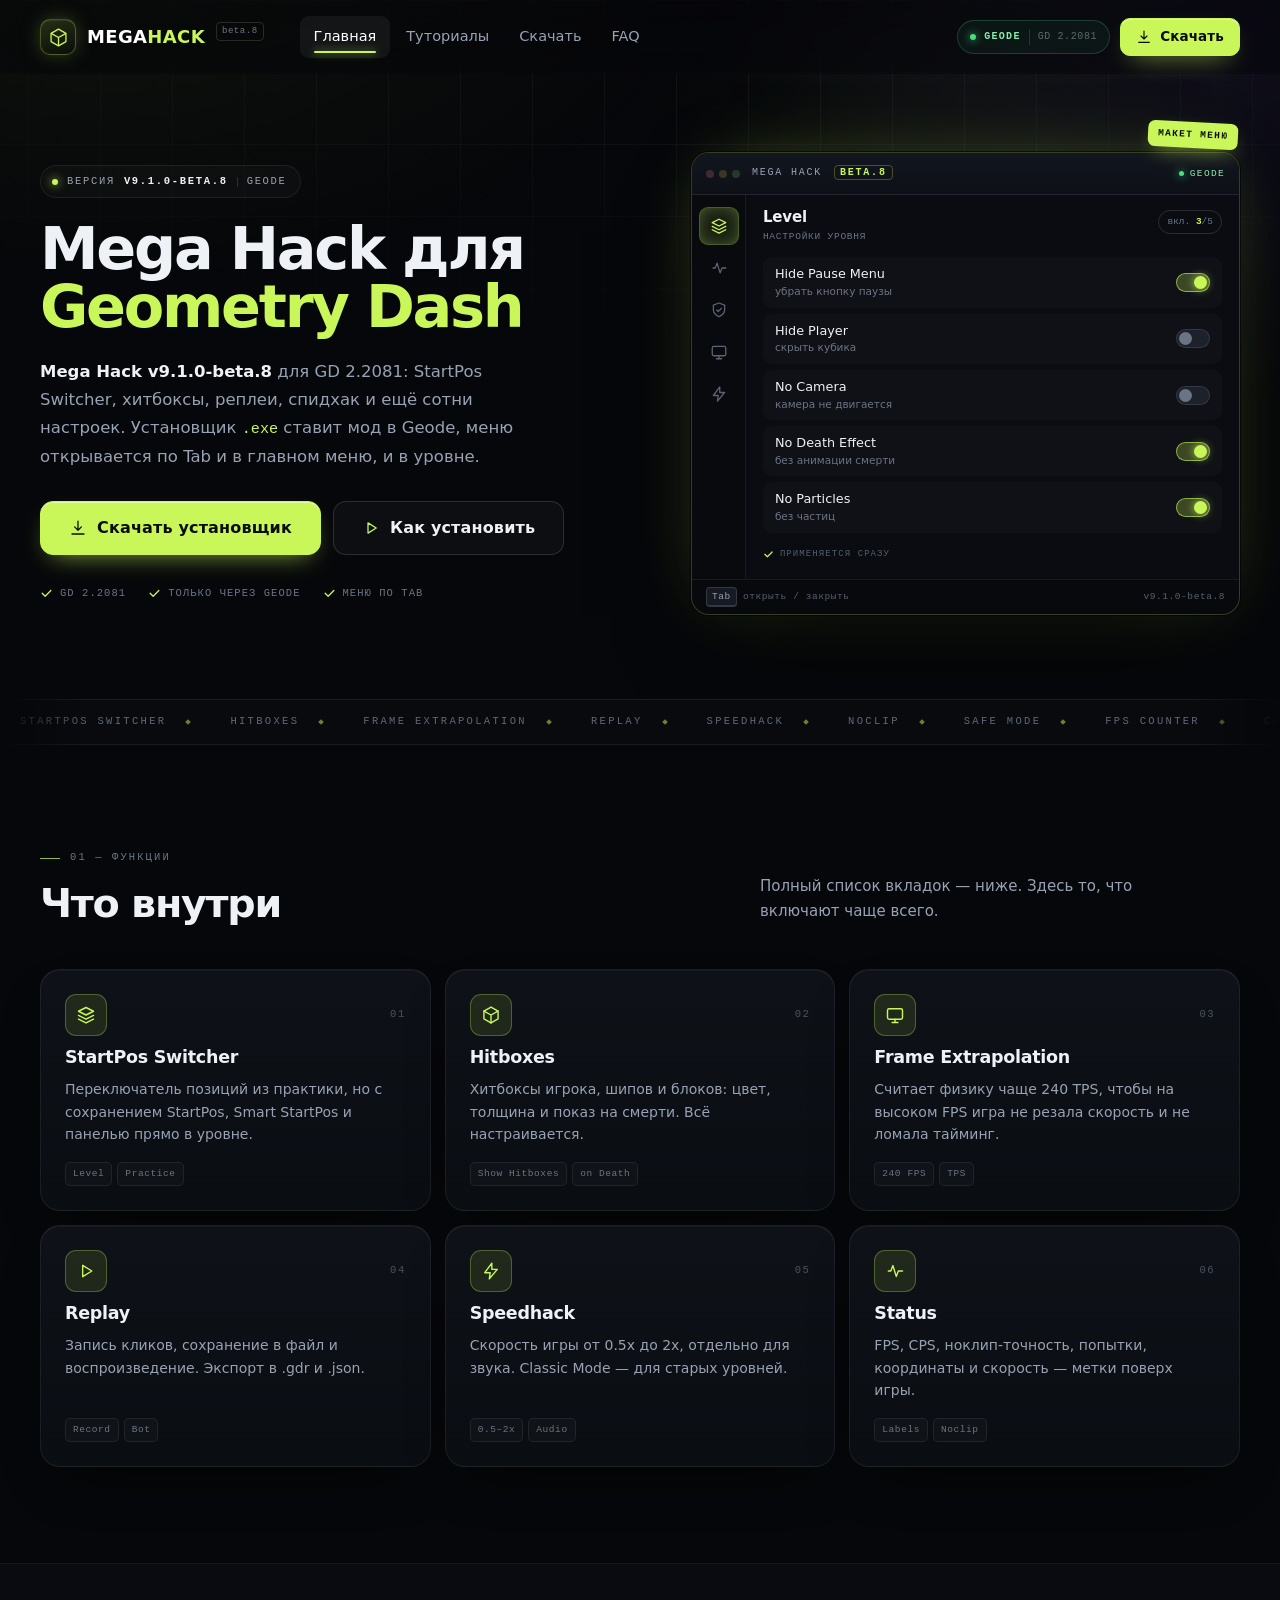
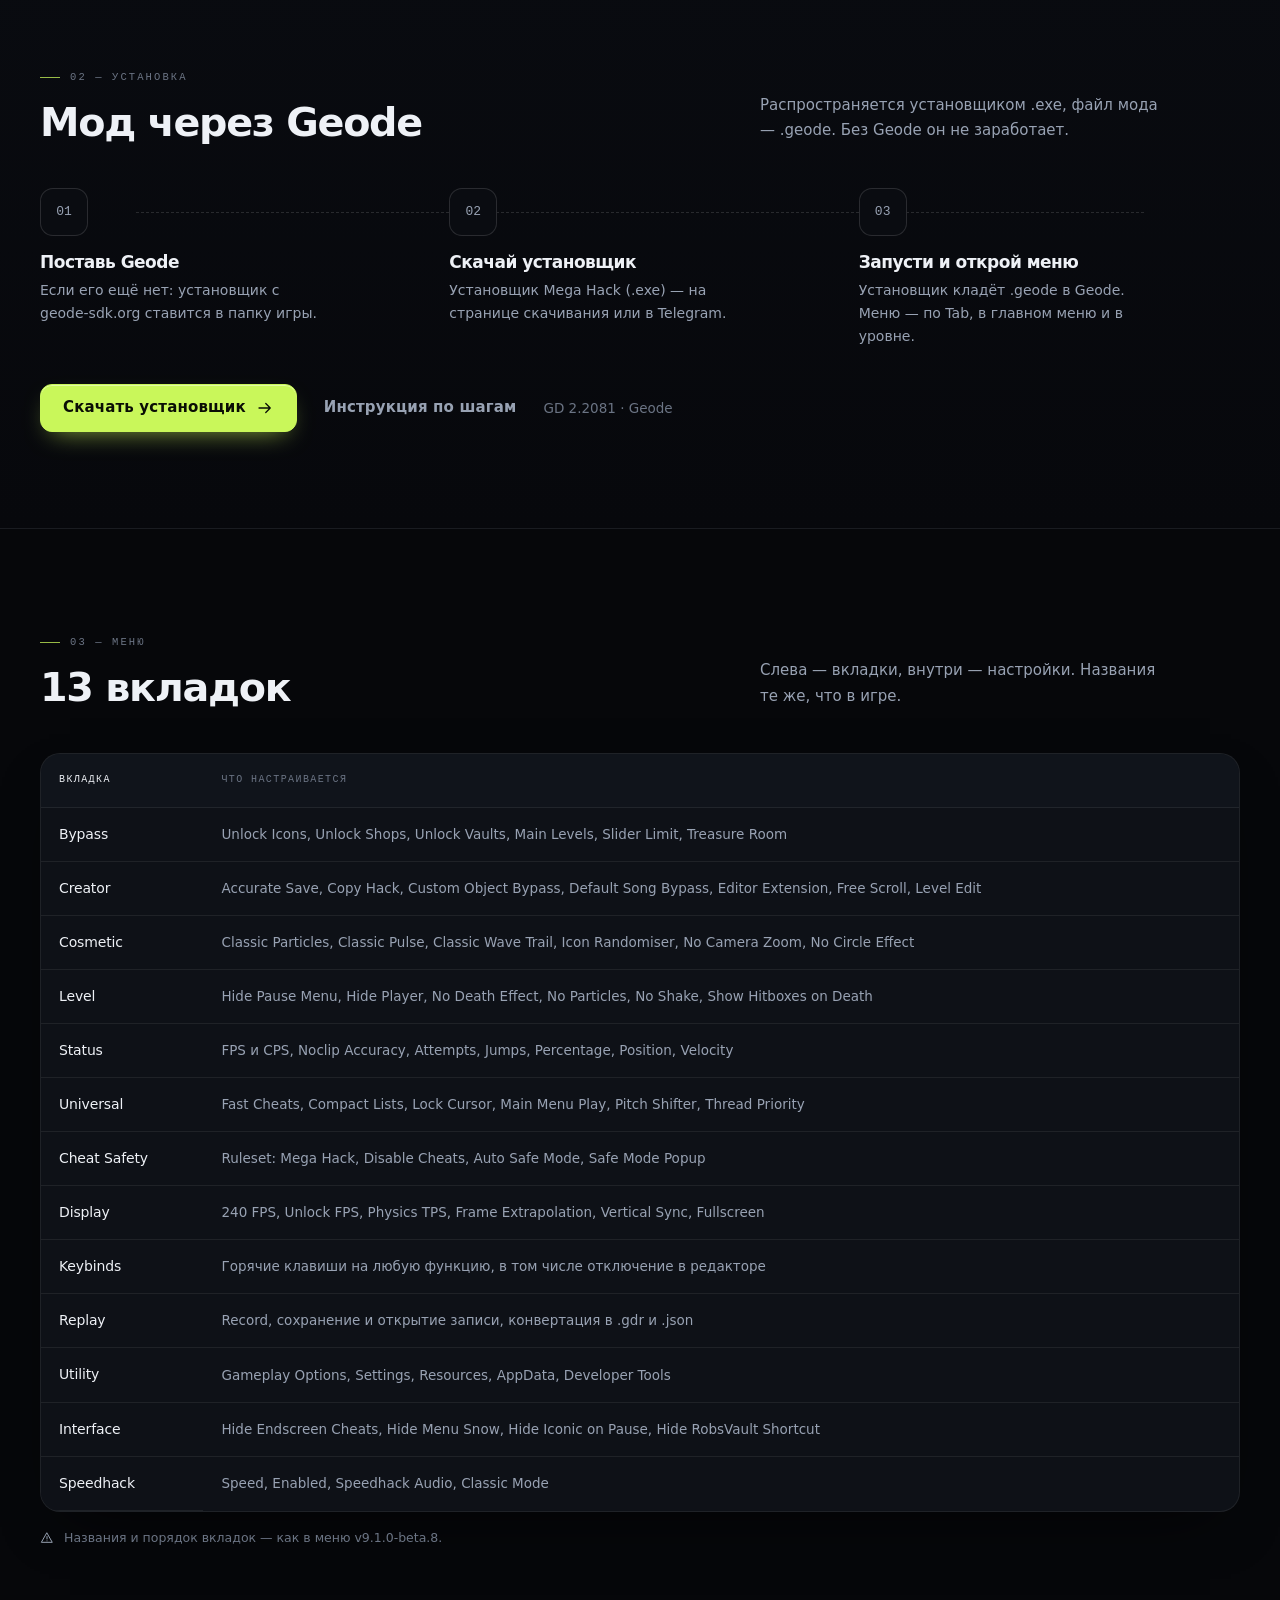
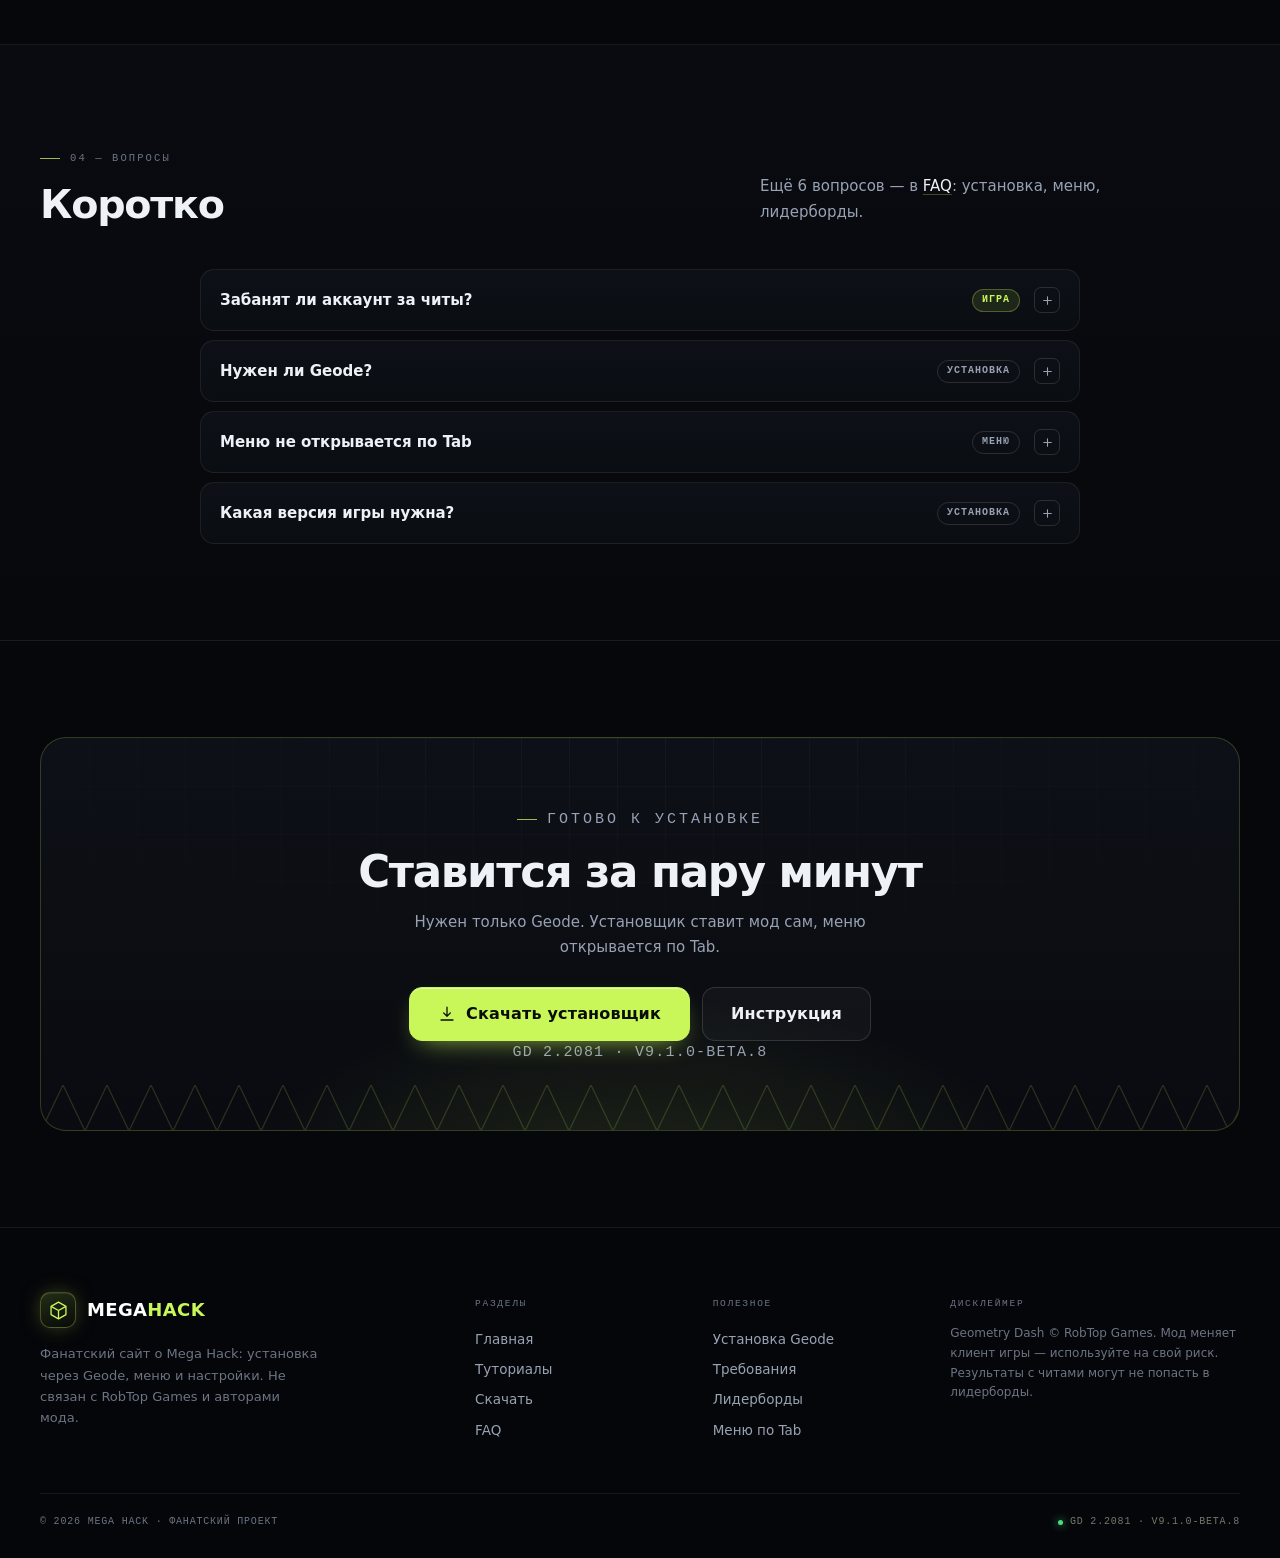
<file: index.html>
<!DOCTYPE html>
<html lang="ru">
<head>
  <meta charset="UTF-8">
  <meta name="viewport" content="width=device-width, initial-scale=1">
  <title>Mega Hack v9.1.0-beta.8 — мод для Geometry Dash 2.2081</title>
  <meta name="description" content="Mega Hack — мод-меню для Geometry Dash 2.2081: StartPos Switcher, хитбоксы, реплеи, спидхак и сотни настроек. Установщик ставит мод в Geode, меню открывается по Tab.">
  <meta name="theme-color" content="#06070a">
  <meta property="og:type" content="website">
  <meta property="og:title" content="Mega Hack v9.1.0-beta.8 для Geometry Dash 2.2081">
  <meta property="og:description" content="Мод-меню на Geode: StartPos Switcher, хитбоксы, реплеи, спидхак. Скачать установщик и поставить за пару минут.">
  <link rel="icon" href="assets/favicon.svg" type="image/svg+xml">
  <link rel="stylesheet" href="css/style.css">
  <script>document.documentElement.classList.add('js');</script>
</head>
<body data-page="index">

<svg class="sprite" xmlns="http://www.w3.org/2000/svg" aria-hidden="true">
  <symbol id="i-arrow" viewBox="0 0 24 24"><path d="M4 12h15M13 6l6 6-6 6"/></symbol>
  <symbol id="i-download" viewBox="0 0 24 24"><path d="M12 3v12M7.5 10.5 12 15l4.5-4.5M4 20h16"/></symbol>
  <symbol id="i-play" viewBox="0 0 24 24"><path d="M8 5.2v13.6L19 12z"/></symbol>
  <symbol id="i-check" viewBox="0 0 24 24"><path d="M20 6.5 9.5 17 4 11.5"/></symbol>
  <symbol id="i-close" viewBox="0 0 24 24"><path d="M6 6l12 12M18 6 6 18"/></symbol>
  <symbol id="i-plus" viewBox="0 0 24 24"><path d="M12 5v14M5 12h14"/></symbol>
  <symbol id="i-search" viewBox="0 0 24 24"><circle cx="11" cy="11" r="6.5"/><path d="m16 16 4.5 4.5"/></symbol>
  <symbol id="i-shield" viewBox="0 0 24 24"><path d="M12 21s7.5-3.6 7.5-9V5.4L12 2.7 4.5 5.4V12c0 5.4 7.5 9 7.5 9z"/><path d="m8.8 11.8 2.2 2.2 4.2-4.2"/></symbol>
  <symbol id="i-user" viewBox="0 0 24 24"><circle cx="12" cy="8" r="3.8"/><path d="M4.6 20.4a7.4 7.4 0 0 1 14.8 0"/></symbol>
  <symbol id="i-gauge" viewBox="0 0 24 24"><path d="M4 12h3l2.5-6.5 4 13 2.5-6.5H21"/></symbol>
  <symbol id="i-cpu" viewBox="0 0 24 24"><rect x="6" y="6" width="12" height="12" rx="2.2"/><rect x="9.6" y="9.6" width="4.8" height="4.8" rx="1"/><path d="M9 3v3M15 3v3M9 18v3M15 18v3M3 9h3M3 15h3M18 9h3M18 15h3"/></symbol>
  <symbol id="i-layers" viewBox="0 0 24 24"><path d="M12 3 3 7.5l9 4.5 9-4.5z"/><path d="m3 12.5 9 4.5 9-4.5M3 17l9 4.5 9-4.5"/></symbol>
  <symbol id="i-keyboard" viewBox="0 0 24 24"><rect x="2.5" y="6" width="19" height="12" rx="2.5"/><path d="M6 10h.01M9.5 10h.01M13 10h.01M16.5 10h.01M7 14h10"/></symbol>
  <symbol id="i-sliders" viewBox="0 0 24 24"><path d="M6 4v5M6 15v5M12 4v9M12 19v1M18 4v1M18 11v9"/><circle cx="6" cy="12" r="2.2"/><circle cx="12" cy="16" r="2.2"/><circle cx="18" cy="8" r="2.2"/></symbol>
  <symbol id="i-copy" viewBox="0 0 24 24"><rect x="9" y="9" width="11" height="11" rx="2.2"/><path d="M5.5 15H4.5A1.5 1.5 0 0 1 3 13.5v-9A1.5 1.5 0 0 1 4.5 3h9A1.5 1.5 0 0 1 15 4.5V5"/></symbol>
  <symbol id="i-warn" viewBox="0 0 24 24"><path d="M12 3.6 21 19.4H3z"/><path d="M12 9.5v4.2M12 16.8h.01"/></symbol>
  <symbol id="i-monitor" viewBox="0 0 24 24"><rect x="3" y="4.5" width="18" height="12.5" rx="2"/><path d="M8.5 21h7M12 17v4"/></symbol>
  <symbol id="i-clock" viewBox="0 0 24 24"><circle cx="12" cy="12" r="8.5"/><path d="M12 7.5V12l3 1.8"/></symbol>
  <symbol id="i-bolt" viewBox="0 0 24 24"><path d="M13 2.5 4.5 14H11l-1 7.5L19.5 10H13z"/></symbol>
  <symbol id="i-cube" viewBox="0 0 24 24"><path d="M12 2.5 3.5 7.3v9.4L12 21.5l8.5-4.8V7.3z"/><path d="M3.5 7.3 12 12l8.5-4.7M12 12v9.5"/></symbol>
  <symbol id="i-file" viewBox="0 0 24 24"><path d="M14 3H7a2 2 0 0 0-2 2v14a2 2 0 0 0 2 2h10a2 2 0 0 0 2-2V8z"/><path d="M14 3v5h5M9 13h6M9 17h4"/></symbol>
  <symbol id="i-spark" viewBox="0 0 24 24"><path d="M12 3.5 13.7 9l5.5 1.7-5.5 1.7L12 18l-1.7-5.6L4.8 10.7 10.3 9z"/></symbol>
</svg>

<a class="skip" href="#main">Перейти к содержимому</a>

<header class="hdr">
  <div class="container hdr-inner">
    <a class="brand" href="index.html">
      <span class="brand-mark"><svg viewBox="0 0 24 24" aria-hidden="true"><path d="M12 2.5 3.5 7.3v9.4L12 21.5l8.5-4.8V7.3z"/><path d="M3.5 7.3 12 12l8.5-4.7M12 12v9.5"/></svg></span>
      <span class="brand-word">MEGA<span>HACK</span></span>
      <span class="brand-ver">beta.8</span>
    </a>
    <nav class="nav" id="nav" aria-label="Основная навигация">
      <a class="nav-link" href="index.html" data-page="index">Главная</a>
      <a class="nav-link" href="tutorials.html" data-page="tutorials">Туториалы</a>
      <a class="nav-link" href="download.html" data-page="download">Скачать</a>
      <a class="nav-link" href="faq.html" data-page="faq">FAQ</a>
    </nav>
    <div class="hdr-right">
      <span class="status"><i></i>Geode<b>GD 2.2081</b></span>
      <a class="btn btn-primary btn-sm hdr-cta" href="download.html"><svg class="ico" aria-hidden="true"><use href="#i-download"/></svg>Скачать</a>
      <button class="burger" id="burger" type="button" aria-label="Меню" aria-expanded="false" aria-controls="nav"><span></span><span></span><span></span></button>
    </div>
  </div>
</header>

<main id="main">

  <!-- ===================== HERO ===================== -->
  <section class="hero">
    <div class="hero-bg" aria-hidden="true"></div>
    <div class="container hero-inner">

      <div class="hero-copy">
        <span class="eyebrow-pill"><span class="pulse"></span>Версия <b>v9.1.0-beta.8</b><span class="sep"></span>Geode</span>
        <h1 class="hero-title">Mega Hack для <span class="hl">Geometry&nbsp;Dash</span></h1>
        <p class="hero-lead"><strong>Mega Hack v9.1.0-beta.8</strong> для GD 2.2081: StartPos Switcher, хитбоксы, реплеи, спидхак и ещё сотни настроек. Установщик <code>.exe</code> ставит мод в Geode, меню открывается по Tab и в главном меню, и в уровне.</p>
        <div class="hero-actions">
          <a class="btn btn-primary btn-lg" href="download.html"><svg class="ico" aria-hidden="true"><use href="#i-download"/></svg>Скачать установщик</a>
          <a class="btn btn-ghost btn-lg" href="tutorials.html"><svg class="ico" aria-hidden="true"><use href="#i-play"/></svg>Как установить</a>
        </div>
        <ul class="hero-meta">
          <li><svg class="ico" aria-hidden="true"><use href="#i-check"/></svg>GD 2.2081</li>
          <li><svg class="ico" aria-hidden="true"><use href="#i-check"/></svg>Только через Geode</li>
          <li><svg class="ico" aria-hidden="true"><use href="#i-check"/></svg>Меню по Tab</li>
        </ul>
      </div>

      <div class="demo">
        <span class="demo-sticker">макет меню</span>
        <div class="ov" data-ov>
          <div class="ov-bar">
            <span class="ov-dots" aria-hidden="true"><i></i><i></i><i></i></span>
            <span class="ov-title">Mega Hack <b>beta.8</b></span>
            <span class="ov-state"><i></i>geode</span>
          </div>
          <div class="ov-body">
            <div class="ov-rail" role="tablist" aria-label="Вкладки меню">
              <button class="ov-rail-btn active" type="button" role="tab" aria-selected="true" aria-label="Level" title="Level" data-ov-tab="level"><svg class="ico" aria-hidden="true"><use href="#i-layers"/></svg></button>
              <button class="ov-rail-btn" type="button" role="tab" aria-selected="false" aria-label="Status" title="Status" data-ov-tab="status"><svg class="ico" aria-hidden="true"><use href="#i-gauge"/></svg></button>
              <button class="ov-rail-btn" type="button" role="tab" aria-selected="false" aria-label="Cheat Safety" title="Cheat Safety" data-ov-tab="safety"><svg class="ico" aria-hidden="true"><use href="#i-shield"/></svg></button>
              <button class="ov-rail-btn" type="button" role="tab" aria-selected="false" aria-label="Display" title="Display" data-ov-tab="display"><svg class="ico" aria-hidden="true"><use href="#i-monitor"/></svg></button>
              <button class="ov-rail-btn" type="button" role="tab" aria-selected="false" aria-label="Speedhack" title="Speedhack" data-ov-tab="speed"><svg class="ico" aria-hidden="true"><use href="#i-bolt"/></svg></button>
            </div>

            <div class="ov-main">
              <div class="ov-panel active" role="tabpanel" aria-label="Level" data-ov-panel="level">
                <div class="ov-head">
                  <div><h3>Level</h3><p>настройки уровня</p></div>
                  <span class="ov-count">вкл. <b data-ov-count>3</b>/5</span>
                </div>
                <div class="ov-list">
                  <label class="ov-opt">
                    <span class="ov-opt-text">Hide Pause Menu<small>убрать кнопку паузы</small></span>
                    <input class="sw" type="checkbox" checked><span class="sw-ui" aria-hidden="true"></span>
                  </label>
                  <label class="ov-opt">
                    <span class="ov-opt-text">Hide Player<small>скрыть кубика</small></span>
                    <input class="sw" type="checkbox"><span class="sw-ui" aria-hidden="true"></span>
                  </label>
                  <label class="ov-opt">
                    <span class="ov-opt-text">No Camera<small>камера не двигается</small></span>
                    <input class="sw" type="checkbox"><span class="sw-ui" aria-hidden="true"></span>
                  </label>
                  <label class="ov-opt">
                    <span class="ov-opt-text">No Death Effect<small>без анимации смерти</small></span>
                    <input class="sw" type="checkbox" checked><span class="sw-ui" aria-hidden="true"></span>
                  </label>
                  <label class="ov-opt">
                    <span class="ov-opt-text">No Particles<small>без частиц</small></span>
                    <input class="sw" type="checkbox" checked><span class="sw-ui" aria-hidden="true"></span>
                  </label>
                </div>
              </div>

              <div class="ov-panel" role="tabpanel" aria-label="Status" data-ov-panel="status">
                <div class="ov-head">
                  <div><h3>Status</h3><p>метки поверх игры</p></div>
                  <span class="ov-count">вкл. <b data-ov-count>3</b>/5</span>
                </div>
                <div class="ov-list">
                  <label class="ov-opt">
                    <span class="ov-opt-text">FPS Counter<small>кадры в секунду</small></span>
                    <input class="sw" type="checkbox" checked><span class="sw-ui" aria-hidden="true"></span>
                  </label>
                  <label class="ov-opt">
                    <span class="ov-opt-text">CPS Counter<small>клики в секунду</small></span>
                    <input class="sw" type="checkbox" checked><span class="sw-ui" aria-hidden="true"></span>
                  </label>
                  <label class="ov-opt">
                    <span class="ov-opt-text">Noclip Accuracy<small>точность без смертей</small></span>
                    <input class="sw" type="checkbox"><span class="sw-ui" aria-hidden="true"></span>
                  </label>
                  <label class="ov-opt">
                    <span class="ov-opt-text">Attempts<small>номер попытки</small></span>
                    <input class="sw" type="checkbox" checked><span class="sw-ui" aria-hidden="true"></span>
                  </label>
                  <label class="ov-opt">
                    <span class="ov-opt-text">Position<small>координаты и скорость</small></span>
                    <input class="sw" type="checkbox"><span class="sw-ui" aria-hidden="true"></span>
                  </label>
                </div>
              </div>

              <div class="ov-panel" role="tabpanel" aria-label="Cheat Safety" data-ov-panel="safety">
                <div class="ov-head">
                  <div><h3>Cheat Safety</h3><p>защита прогресса</p></div>
                  <span class="ov-count">вкл. <b data-ov-count>2</b>/5</span>
                </div>
                <div class="ov-list">
                  <label class="ov-opt">
                    <span class="ov-opt-text">Ruleset: Mega Hack<small>показывать правила мода</small></span>
                    <input class="sw" type="checkbox" checked><span class="sw-ui" aria-hidden="true"></span>
                  </label>
                  <label class="ov-opt">
                    <span class="ov-opt-text">Disable Cheats<small>выключить всё сразу</small></span>
                    <input class="sw" type="checkbox"><span class="sw-ui" aria-hidden="true"></span>
                  </label>
                  <label class="ov-opt">
                    <span class="ov-opt-text">Auto Safe Mode<small>безопасный режим сам</small></span>
                    <input class="sw" type="checkbox" checked><span class="sw-ui" aria-hidden="true"></span>
                  </label>
                  <label class="ov-opt">
                    <span class="ov-opt-text">Safe Mode<small>не портить прогресс</small></span>
                    <input class="sw" type="checkbox"><span class="sw-ui" aria-hidden="true"></span>
                  </label>
                  <label class="ov-opt">
                    <span class="ov-opt-text">Safe Mode Popup<small>спрашивать перед уровнем</small></span>
                    <input class="sw" type="checkbox"><span class="sw-ui" aria-hidden="true"></span>
                  </label>
                </div>
              </div>

              <div class="ov-panel" role="tabpanel" aria-label="Display" data-ov-panel="display">
                <div class="ov-head">
                  <div><h3>Display</h3><p>кадры и физика</p></div>
                  <span class="ov-count">вкл. <b data-ov-count>2</b>/5</span>
                </div>
                <div class="ov-list">
                  <label class="ov-opt">
                    <span class="ov-opt-text">240 FPS<small>поднять лимит кадров</small></span>
                    <input class="sw" type="checkbox"><span class="sw-ui" aria-hidden="true"></span>
                  </label>
                  <label class="ov-opt">
                    <span class="ov-opt-text">Unlock FPS<small>без ограничения</small></span>
                    <input class="sw" type="checkbox" checked><span class="sw-ui" aria-hidden="true"></span>
                  </label>
                  <label class="ov-opt">
                    <span class="ov-opt-text">Physics TPS<small>частота физики</small></span>
                    <input class="sw" type="checkbox"><span class="sw-ui" aria-hidden="true"></span>
                  </label>
                  <label class="ov-opt">
                    <span class="ov-opt-text">Frame Extrapolation<small>сгладить высокий FPS</small></span>
                    <input class="sw" type="checkbox" checked><span class="sw-ui" aria-hidden="true"></span>
                  </label>
                  <label class="ov-opt">
                    <span class="ov-opt-text">Vertical Sync<small>вертикальная синхронизация</small></span>
                    <input class="sw" type="checkbox"><span class="sw-ui" aria-hidden="true"></span>
                  </label>
                </div>
              </div>

              <div class="ov-panel" role="tabpanel" aria-label="Speedhack" data-ov-panel="speed">
                <div class="ov-head">
                  <div><h3>Speedhack</h3><p>скорость игры</p></div>
                  <span class="ov-count">вкл. <b data-ov-count>2</b>/3</span>
                </div>
                <div class="ov-list">
                  <label class="ov-opt">
                    <span class="ov-opt-text">Enabled<small>включить спидхак</small></span>
                    <input class="sw" type="checkbox" checked><span class="sw-ui" aria-hidden="true"></span>
                  </label>
                  <label class="ov-opt">
                    <span class="ov-opt-text">Speedhack Audio<small>ускорять и звук</small></span>
                    <input class="sw" type="checkbox" checked><span class="sw-ui" aria-hidden="true"></span>
                  </label>
                  <label class="ov-opt">
                    <span class="ov-opt-text">Classic Mode<small>старое поведение</small></span>
                    <input class="sw" type="checkbox"><span class="sw-ui" aria-hidden="true"></span>
                  </label>
                  <div class="ov-slider">
                    <div class="ov-slider-top"><span>Speed</span><output>1.00x</output></div>
                    <input class="rng" type="range" min="50" max="200" step="5" value="100" aria-label="Скорость игры">
                  </div>
                </div>
              </div>
            </div>
          </div>
          <div class="ov-foot">
            <span><kbd>Tab</kbd> открыть / закрыть</span>
            <span>v9.1.0-beta.8</span>
          </div>
        </div>
      </div>

    </div>
  </section>

  <!-- ===================== БЕГУЩАЯ СТРОКА ===================== -->
  <div class="ticker" aria-hidden="true">
    <div class="ticker-track">
      <span class="ticker-item">StartPos Switcher</span>
      <span class="ticker-item">Hitboxes</span>
      <span class="ticker-item">Frame Extrapolation</span>
      <span class="ticker-item">Replay</span>
      <span class="ticker-item">Speedhack</span>
      <span class="ticker-item">Noclip</span>
      <span class="ticker-item">Safe Mode</span>
      <span class="ticker-item">FPS Counter</span>
      <span class="ticker-item">CPS Counter</span>
      <span class="ticker-item">No Death Effect</span>
      <span class="ticker-item">Unlock Icons</span>
      <span class="ticker-item">Icon Randomiser</span>
      <span class="ticker-item">Practice Music</span>
      <span class="ticker-item">Jump Hack</span>
      <span class="ticker-item">Physics TPS</span>
      <span class="ticker-item">GD 2.2081</span>
      <span class="ticker-item">.geode</span>
    </div>
  </div>

  <!-- ===================== ВОЗМОЖНОСТИ ===================== -->
  <section class="section">
    <div class="container">
      <div class="sec-head reveal">
        <div>
          <p class="eyebrow">01 — функции</p>
          <h2>Что внутри</h2>
        </div>
        <p class="sec-desc">Полный список вкладок — ниже. Здесь то, что включают чаще всего.</p>
      </div>

      <div class="features">
        <article class="feature reveal">
          <div class="feature-top">
            <span class="feature-ico"><svg class="ico" aria-hidden="true"><use href="#i-layers"/></svg></span>
            <span class="feature-num">01</span>
          </div>
          <h3>StartPos Switcher</h3>
          <p>Переключатель позиций из практики, но с сохранением StartPos, Smart StartPos и панелью прямо в уровне.</p>
          <div class="tags"><span class="tag">Level</span><span class="tag">Practice</span></div>
        </article>

        <article class="feature reveal" style="--d:60ms">
          <div class="feature-top">
            <span class="feature-ico"><svg class="ico" aria-hidden="true"><use href="#i-cube"/></svg></span>
            <span class="feature-num">02</span>
          </div>
          <h3>Hitboxes</h3>
          <p>Хитбоксы игрока, шипов и блоков: цвет, толщина и показ на смерти. Всё настраивается.</p>
          <div class="tags"><span class="tag">Show Hitboxes</span><span class="tag">on Death</span></div>
        </article>

        <article class="feature reveal" style="--d:120ms">
          <div class="feature-top">
            <span class="feature-ico"><svg class="ico" aria-hidden="true"><use href="#i-monitor"/></svg></span>
            <span class="feature-num">03</span>
          </div>
          <h3>Frame Extrapolation</h3>
          <p>Считает физику чаще 240 TPS, чтобы на высоком FPS игра не резала скорость и не ломала тайминг.</p>
          <div class="tags"><span class="tag">240 FPS</span><span class="tag">TPS</span></div>
        </article>

        <article class="feature reveal">
          <div class="feature-top">
            <span class="feature-ico"><svg class="ico" aria-hidden="true"><use href="#i-play"/></svg></span>
            <span class="feature-num">04</span>
          </div>
          <h3>Replay</h3>
          <p>Запись кликов, сохранение в файл и воспроизведение. Экспорт в .gdr и .json.</p>
          <div class="tags"><span class="tag">Record</span><span class="tag">Bot</span></div>
        </article>

        <article class="feature reveal" style="--d:60ms">
          <div class="feature-top">
            <span class="feature-ico"><svg class="ico" aria-hidden="true"><use href="#i-bolt"/></svg></span>
            <span class="feature-num">05</span>
          </div>
          <h3>Speedhack</h3>
          <p>Скорость игры от 0.5x до 2x, отдельно для звука. Classic Mode — для старых уровней.</p>
          <div class="tags"><span class="tag">0.5–2x</span><span class="tag">Audio</span></div>
        </article>

        <article class="feature reveal" style="--d:120ms">
          <div class="feature-top">
            <span class="feature-ico"><svg class="ico" aria-hidden="true"><use href="#i-gauge"/></svg></span>
            <span class="feature-num">06</span>
          </div>
          <h3>Status</h3>
          <p>FPS, CPS, ноклип-точность, попытки, координаты и скорость — метки поверх игры.</p>
          <div class="tags"><span class="tag">Labels</span><span class="tag">Noclip</span></div>
        </article>
      </div>
    </div>
  </section>

  <!-- ===================== УСТАНОВКА ===================== -->
  <section class="section band">
    <div class="container">
      <div class="sec-head reveal">
        <div>
          <p class="eyebrow">02 — установка</p>
          <h2>Мод через Geode</h2>
        </div>
        <p class="sec-desc">Распространяется установщиком .exe, файл мода — .geode. Без Geode он не заработает.</p>
      </div>

      <div class="flow">
        <div class="flow-step reveal">
          <span class="flow-num">01</span>
          <div>
            <h3>Поставь Geode</h3>
            <p>Если его ещё нет: установщик с <a href="https://geode-sdk.org" rel="noopener">geode-sdk.org</a> ставится в папку игры.</p>
          </div>
        </div>
        <div class="flow-step reveal" style="--d:80ms">
          <span class="flow-num">02</span>
          <div>
            <h3>Скачай установщик</h3>
            <p>Установщик Mega Hack (.exe) — на странице скачивания или в Telegram.</p>
          </div>
        </div>
        <div class="flow-step reveal" style="--d:160ms">
          <span class="flow-num">03</span>
          <div>
            <h3>Запусти и открой меню</h3>
            <p>Установщик кладёт .geode в Geode. Меню — по Tab, в главном меню и в уровне.</p>
          </div>
        </div>
      </div>

      <div class="flow-foot reveal">
        <a class="btn btn-primary" href="download.html">Скачать установщик<svg class="ico" aria-hidden="true"><use href="#i-arrow"/></svg></a>
        <a class="btn btn-quiet" href="tutorials.html">Инструкция по шагам</a>
        <span class="hint">GD 2.2081 · Geode</span>
      </div>
    </div>
  </section>

  <!-- ===================== ВКЛАДКИ ===================== -->
  <section class="section">
    <div class="container">
      <div class="sec-head reveal">
        <div>
          <p class="eyebrow">03 — меню</p>
          <h2>13 вкладок</h2>
        </div>
        <p class="sec-desc">Слева — вкладки, внутри — настройки. Названия те же, что в игре.</p>
      </div>

      <div class="table-card reveal">
        <div class="table-scroll">
          <table class="matrix tabs-table">
            <caption class="sr-only">Вкладки меню Mega Hack v9.1.0-beta.8 и настройки в них</caption>
            <thead>
              <tr>
                <th scope="col">Вкладка</th>
                <th scope="col">Что настраивается</th>
              </tr>
            </thead>
            <tbody>
              <tr>
                <th scope="row">Bypass</th>
                <td>Unlock Icons, Unlock Shops, Unlock Vaults, Main Levels, Slider Limit, Treasure Room</td>
              </tr>
              <tr>
                <th scope="row">Creator</th>
                <td>Accurate Save, Copy Hack, Custom Object Bypass, Default Song Bypass, Editor Extension, Free Scroll, Level Edit</td>
              </tr>
              <tr>
                <th scope="row">Cosmetic</th>
                <td>Classic Particles, Classic Pulse, Classic Wave Trail, Icon Randomiser, No Camera Zoom, No Circle Effect</td>
              </tr>
              <tr>
                <th scope="row">Level</th>
                <td>Hide Pause Menu, Hide Player, No Death Effect, No Particles, No Shake, Show Hitboxes on Death</td>
              </tr>
              <tr>
                <th scope="row">Status</th>
                <td>FPS и CPS, Noclip Accuracy, Attempts, Jumps, Percentage, Position, Velocity</td>
              </tr>
              <tr>
                <th scope="row">Universal</th>
                <td>Fast Cheats, Compact Lists, Lock Cursor, Main Menu Play, Pitch Shifter, Thread Priority</td>
              </tr>
              <tr>
                <th scope="row">Cheat Safety</th>
                <td>Ruleset: Mega Hack, Disable Cheats, Auto Safe Mode, Safe Mode Popup</td>
              </tr>
              <tr>
                <th scope="row">Display</th>
                <td>240 FPS, Unlock FPS, Physics TPS, Frame Extrapolation, Vertical Sync, Fullscreen</td>
              </tr>
              <tr>
                <th scope="row">Keybinds</th>
                <td>Горячие клавиши на любую функцию, в том числе отключение в редакторе</td>
              </tr>
              <tr>
                <th scope="row">Replay</th>
                <td>Record, сохранение и открытие записи, конвертация в .gdr и .json</td>
              </tr>
              <tr>
                <th scope="row">Utility</th>
                <td>Gameplay Options, Settings, Resources, AppData, Developer Tools</td>
              </tr>
              <tr>
                <th scope="row">Interface</th>
                <td>Hide Endscreen Cheats, Hide Menu Snow, Hide Iconic on Pause, Hide RobsVault Shortcut</td>
              </tr>
              <tr>
                <th scope="row">Speedhack</th>
                <td>Speed, Enabled, Speedhack Audio, Classic Mode</td>
              </tr>
            </tbody>
          </table>
        </div>
      </div>
      <p class="table-note"><svg class="ico" aria-hidden="true"><use href="#i-warn"/></svg>Названия и порядок вкладок — как в меню v9.1.0-beta.8.</p>
      <p class="table-hint">Свайп влево-вправо — вся таблица</p>
    </div>
  </section>

  <!-- ===================== FAQ ===================== -->
  <section class="section band" id="faq">
    <div class="container">
      <div class="sec-head reveal">
        <div>
          <p class="eyebrow">04 — вопросы</p>
          <h2>Коротко</h2>
        </div>
        <p class="sec-desc">Ещё 6 вопросов — в <a href="faq.html">FAQ</a>: установка, меню, лидерборды.</p>
      </div>

      <div class="acc reveal">
        <div class="acc-item">
          <button class="acc-trigger" type="button" aria-expanded="false">
            <span>Забанят ли аккаунт за читы?</span>
            <span class="badge badge-acid acc-tag">Игра</span>
            <span class="acc-icon" aria-hidden="true"><svg class="ico"><use href="#i-plus"/></svg></span>
          </button>
          <div class="acc-panel"><div><div class="acc-body">
            Нет. Geometry Dash — одиночная игра, аккаунты за читы не банят. Единственное ограничение — результат может не попасть в лидерборды.
          </div></div></div>
        </div>

        <div class="acc-item">
          <button class="acc-trigger" type="button" aria-expanded="false">
            <span>Нужен ли Geode?</span>
            <span class="badge acc-tag">Установка</span>
            <span class="acc-icon" aria-hidden="true"><svg class="ico"><use href="#i-plus"/></svg></span>
          </button>
          <div class="acc-panel"><div><div class="acc-body">
            Да. Установщик кладёт <code>.geode</code>-мод в Geode; без загрузчика мод не заработает.
          </div></div></div>
        </div>

        <div class="acc-item">
          <button class="acc-trigger" type="button" aria-expanded="false">
            <span>Меню не открывается по Tab</span>
            <span class="badge acc-tag">Меню</span>
            <span class="acc-icon" aria-hidden="true"><svg class="ico"><use href="#i-plus"/></svg></span>
          </button>
          <div class="acc-panel"><div><div class="acc-body">
            Проверь, что мод включён в списке Geode и игра обновлена до 2.2081. Меню открывается и в главном меню, и в уровне — если не работает нигде, дело в установке, а не в уровне.
          </div></div></div>
        </div>

        <div class="acc-item">
          <button class="acc-trigger" type="button" aria-expanded="false">
            <span>Какая версия игры нужна?</span>
            <span class="badge acc-tag">Установка</span>
            <span class="acc-icon" aria-hidden="true"><svg class="ico"><use href="#i-plus"/></svg></span>
          </button>
          <div class="acc-panel"><div><div class="acc-body">
            Geometry Dash <strong>2.2081</strong>. Архивных сборок нет: мод выходит только под актуальную версию игры.
          </div></div></div>
        </div>
      </div>
    </div>
  </section>

  <!-- ===================== CTA ===================== -->
  <section class="section">
    <div class="container">
      <div class="cta-panel reveal">
        <svg class="spikes" aria-hidden="true">
          <defs>
            <pattern id="spikes-pattern" width="44" height="46" patternUnits="userSpaceOnUse">
              <path d="M0 46 22 0l22 46" fill="none" stroke="currentColor" stroke-width="1.2"/>
            </pattern>
          </defs>
          <rect width="100%" height="100%" fill="url(#spikes-pattern)"/>
        </svg>
        <p class="eyebrow" style="justify-content:center">готово к установке</p>
        <h2>Ставится за пару минут</h2>
        <p>Нужен только Geode. Установщик ставит мод сам, меню открывается по Tab.</p>
        <div class="cta-actions">
          <a class="btn btn-primary btn-lg" href="download.html"><svg class="ico" aria-hidden="true"><use href="#i-download"/></svg>Скачать установщик</a>
          <a class="btn btn-ghost btn-lg" href="tutorials.html">Инструкция</a>
        </div>
        <p class="cta-note">GD 2.2081 · v9.1.0-beta.8</p>
      </div>
    </div>
  </section>

</main>

<footer class="footer">
  <div class="container">
    <div class="foot-grid">
      <div class="foot-brand">
        <a class="brand" href="index.html">
          <span class="brand-mark"><svg viewBox="0 0 24 24" aria-hidden="true"><path d="M12 2.5 3.5 7.3v9.4L12 21.5l8.5-4.8V7.3z"/><path d="M3.5 7.3 12 12l8.5-4.7M12 12v9.5"/></svg></span>
          <span class="brand-word">MEGA<span>HACK</span></span>
        </a>
        <p>Фанатский сайт о Mega Hack: установка через Geode, меню и настройки. Не связан с RobTop Games и авторами мода.</p>
      </div>
      <div class="foot-col">
        <h5>Разделы</h5>
        <a href="index.html">Главная</a>
        <a href="tutorials.html">Туториалы</a>
        <a href="download.html">Скачать</a>
        <a href="faq.html">FAQ</a>
      </div>
      <div class="foot-col">
        <h5>Полезное</h5>
        <a href="tutorials.html">Установка Geode</a>
        <a href="download.html">Требования</a>
        <a href="faq.html">Лидерборды</a>
        <a href="faq.html">Меню по Tab</a>
      </div>
      <div class="foot-col">
        <h5>Дисклеймер</h5>
        <p class="foot-note">Geometry Dash © RobTop Games. Мод меняет клиент игры — используйте на свой риск. Результаты с читами могут не попасть в лидерборды.</p>
      </div>
    </div>
    <div class="foot-bottom">
      <span>© <span data-year>2026</span> Mega Hack · фанатский проект</span>
      <span class="live"><i></i>GD 2.2081 · v9.1.0-beta.8</span>
    </div>
  </div>
</footer>

<script src="js/main.js"></script>
</body>
</html>
</file>
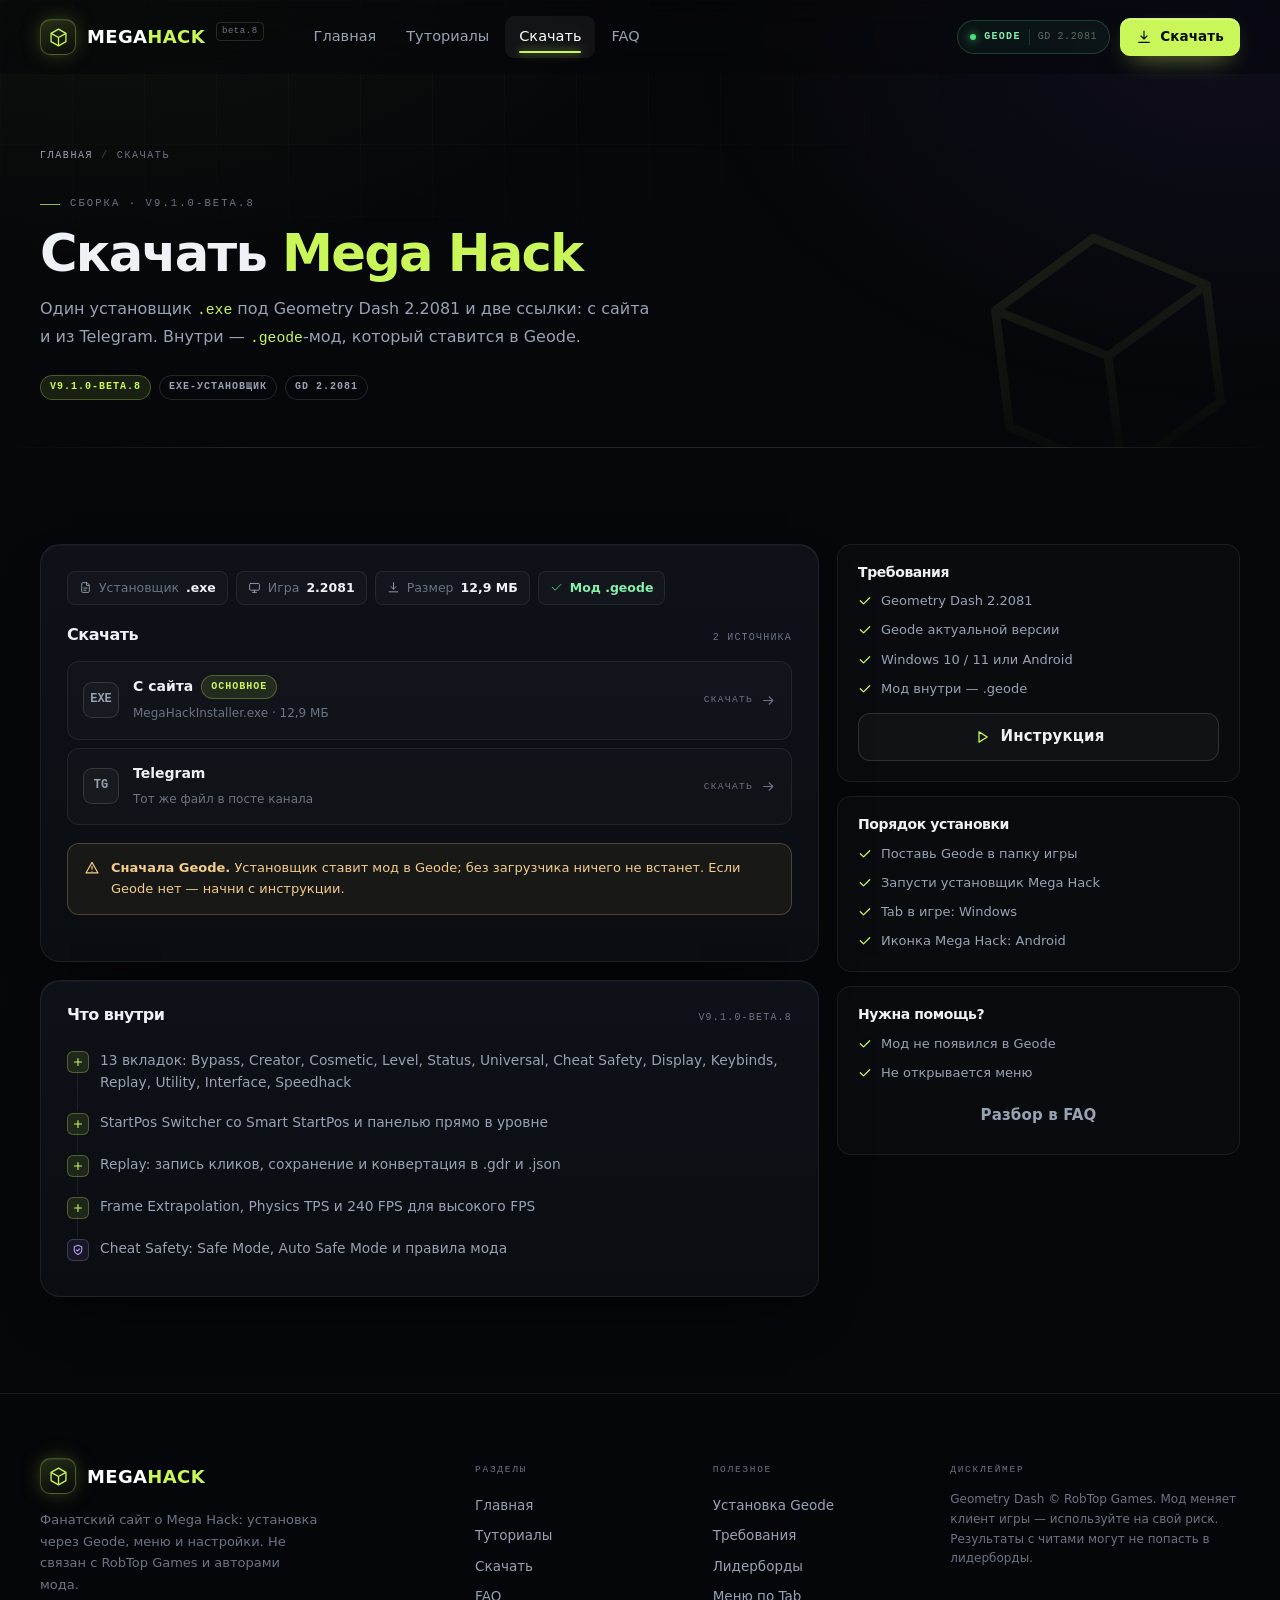
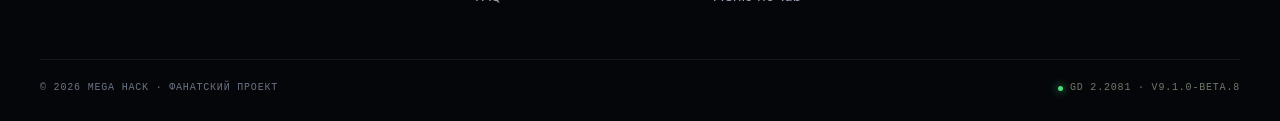
<file: download.html>
<!DOCTYPE html>
<html lang="ru">
<head>
  <meta charset="UTF-8">
  <meta name="viewport" content="width=device-width, initial-scale=1">
  <title>Скачать Mega Hack v9.1.0-beta.8 — установщик для GD 2.2081</title>
  <meta name="description" content="Скачать Mega Hack v9.1.0-beta.8 для Geometry Dash 2.2081: установщик .exe с сайта или из Telegram. Внутри — .geode-мод для Geode.">
  <meta name="theme-color" content="#06070a">
  <meta property="og:type" content="website">
  <meta property="og:title" content="Скачать Mega Hack v9.1.0-beta.8">
  <meta property="og:description" content="Установщик .exe под GD 2.2081, внутри — .geode-мод. Ссылки с сайта и из Telegram.">
  <link rel="icon" href="assets/favicon.svg" type="image/svg+xml">
  <link rel="stylesheet" href="css/style.css">
  <script>document.documentElement.classList.add('js');</script>
</head>
<body data-page="download">

<svg class="sprite" xmlns="http://www.w3.org/2000/svg" aria-hidden="true">
  <symbol id="i-arrow" viewBox="0 0 24 24"><path d="M4 12h15M13 6l6 6-6 6"/></symbol>
  <symbol id="i-download" viewBox="0 0 24 24"><path d="M12 3v12M7.5 10.5 12 15l4.5-4.5M4 20h16"/></symbol>
  <symbol id="i-play" viewBox="0 0 24 24"><path d="M8 5.2v13.6L19 12z"/></symbol>
  <symbol id="i-check" viewBox="0 0 24 24"><path d="M20 6.5 9.5 17 4 11.5"/></symbol>
  <symbol id="i-close" viewBox="0 0 24 24"><path d="M6 6l12 12M18 6 6 18"/></symbol>
  <symbol id="i-plus" viewBox="0 0 24 24"><path d="M12 5v14M5 12h14"/></symbol>
  <symbol id="i-search" viewBox="0 0 24 24"><circle cx="11" cy="11" r="6.5"/><path d="m16 16 4.5 4.5"/></symbol>
  <symbol id="i-shield" viewBox="0 0 24 24"><path d="M12 21s7.5-3.6 7.5-9V5.4L12 2.7 4.5 5.4V12c0 5.4 7.5 9 7.5 9z"/><path d="m8.8 11.8 2.2 2.2 4.2-4.2"/></symbol>
  <symbol id="i-user" viewBox="0 0 24 24"><circle cx="12" cy="8" r="3.8"/><path d="M4.6 20.4a7.4 7.4 0 0 1 14.8 0"/></symbol>
  <symbol id="i-gauge" viewBox="0 0 24 24"><path d="M4 12h3l2.5-6.5 4 13 2.5-6.5H21"/></symbol>
  <symbol id="i-cpu" viewBox="0 0 24 24"><rect x="6" y="6" width="12" height="12" rx="2.2"/><rect x="9.6" y="9.6" width="4.8" height="4.8" rx="1"/><path d="M9 3v3M15 3v3M9 18v3M15 18v3M3 9h3M3 15h3M18 9h3M18 15h3"/></symbol>
  <symbol id="i-layers" viewBox="0 0 24 24"><path d="M12 3 3 7.5l9 4.5 9-4.5z"/><path d="m3 12.5 9 4.5 9-4.5M3 17l9 4.5 9-4.5"/></symbol>
  <symbol id="i-keyboard" viewBox="0 0 24 24"><rect x="2.5" y="6" width="19" height="12" rx="2.5"/><path d="M6 10h.01M9.5 10h.01M13 10h.01M16.5 10h.01M7 14h10"/></symbol>
  <symbol id="i-sliders" viewBox="0 0 24 24"><path d="M6 4v5M6 15v5M12 4v9M12 19v1M18 4v1M18 11v9"/><circle cx="6" cy="12" r="2.2"/><circle cx="12" cy="16" r="2.2"/><circle cx="18" cy="8" r="2.2"/></symbol>
  <symbol id="i-copy" viewBox="0 0 24 24"><rect x="9" y="9" width="11" height="11" rx="2.2"/><path d="M5.5 15H4.5A1.5 1.5 0 0 1 3 13.5v-9A1.5 1.5 0 0 1 4.5 3h9A1.5 1.5 0 0 1 15 4.5V5"/></symbol>
  <symbol id="i-warn" viewBox="0 0 24 24"><path d="M12 3.6 21 19.4H3z"/><path d="M12 9.5v4.2M12 16.8h.01"/></symbol>
  <symbol id="i-monitor" viewBox="0 0 24 24"><rect x="3" y="4.5" width="18" height="12.5" rx="2"/><path d="M8.5 21h7M12 17v4"/></symbol>
  <symbol id="i-clock" viewBox="0 0 24 24"><circle cx="12" cy="12" r="8.5"/><path d="M12 7.5V12l3 1.8"/></symbol>
  <symbol id="i-bolt" viewBox="0 0 24 24"><path d="M13 2.5 4.5 14H11l-1 7.5L19.5 10H13z"/></symbol>
  <symbol id="i-cube" viewBox="0 0 24 24"><path d="M12 2.5 3.5 7.3v9.4L12 21.5l8.5-4.8V7.3z"/><path d="M3.5 7.3 12 12l8.5-4.7M12 12v9.5"/></symbol>
  <symbol id="i-file" viewBox="0 0 24 24"><path d="M14 3H7a2 2 0 0 0-2 2v14a2 2 0 0 0 2 2h10a2 2 0 0 0 2-2V8z"/><path d="M14 3v5h5M9 13h6M9 17h4"/></symbol>
  <symbol id="i-spark" viewBox="0 0 24 24"><path d="M12 3.5 13.7 9l5.5 1.7-5.5 1.7L12 18l-1.7-5.6L4.8 10.7 10.3 9z"/></symbol>
</svg>

<a class="skip" href="#main">Перейти к содержимому</a>

<header class="hdr">
  <div class="container hdr-inner">
    <a class="brand" href="index.html">
      <span class="brand-mark"><svg viewBox="0 0 24 24" aria-hidden="true"><path d="M12 2.5 3.5 7.3v9.4L12 21.5l8.5-4.8V7.3z"/><path d="M3.5 7.3 12 12l8.5-4.7M12 12v9.5"/></svg></span>
      <span class="brand-word">MEGA<span>HACK</span></span>
      <span class="brand-ver">beta.8</span>
    </a>
    <nav class="nav" id="nav" aria-label="Основная навигация">
      <a class="nav-link" href="index.html" data-page="index">Главная</a>
      <a class="nav-link" href="tutorials.html" data-page="tutorials">Туториалы</a>
      <a class="nav-link" href="download.html" data-page="download">Скачать</a>
      <a class="nav-link" href="faq.html" data-page="faq">FAQ</a>
    </nav>
    <div class="hdr-right">
      <span class="status"><i></i>Geode<b>GD 2.2081</b></span>
      <a class="btn btn-primary btn-sm hdr-cta" href="download.html"><svg class="ico" aria-hidden="true"><use href="#i-download"/></svg>Скачать</a>
      <button class="burger" id="burger" type="button" aria-label="Меню" aria-expanded="false" aria-controls="nav"><span></span><span></span><span></span></button>
    </div>
  </div>
</header>

<main id="main">

  <section class="page-head">
    <div class="container">
      <svg class="page-glyph" aria-hidden="true" viewBox="0 0 24 24"><path d="M12 2.5 3.5 7.3v9.4L12 21.5l8.5-4.8V7.3z"/><path d="M3.5 7.3 12 12l8.5-4.7M12 12v9.5"/></svg>

      <nav class="crumbs" aria-label="Хлебные крошки">
        <a href="index.html">Главная</a><span class="sep">/</span><span>Скачать</span>
      </nav>
      <p class="eyebrow">сборка · v9.1.0-beta.8</p>
      <h1 class="page-title">Скачать <span class="hl">Mega Hack</span></h1>
      <p class="page-lead">Один установщик <code>.exe</code> под Geometry Dash 2.2081 и две ссылки: с сайта и из Telegram. Внутри — <code>.geode</code>-мод, который ставится в Geode.</p>
      <div class="head-meta">
        <span class="badge badge-acid">v9.1.0-beta.8</span>
        <span class="badge">EXE-установщик</span>
        <span class="badge">GD 2.2081</span>
      </div>
    </div>
  </section>

  <section class="section">
    <div class="container">
      <div class="dl-layout">

        <div class="dl-main">
          <!-- ===================== СКАЧАТЬ ===================== -->
          <div class="dl-card">
            <div class="dl-meta">
              <span class="meta-chip"><svg class="ico" aria-hidden="true"><use href="#i-file"/></svg>Установщик <b>.exe</b></span>
              <span class="meta-chip"><svg class="ico" aria-hidden="true"><use href="#i-monitor"/></svg>Игра <b>2.2081</b></span>
              <span class="meta-chip"><svg class="ico" aria-hidden="true"><use href="#i-download"/></svg>Размер <b>12,9 МБ</b></span>
              <span class="meta-chip ok"><svg class="ico" aria-hidden="true"><use href="#i-check"/></svg><b>Мод .geode</b></span>
            </div>

            <div class="dl-title"><h3>Скачать</h3><span>2 источника</span></div>
            <div class="mirrors">
              <a class="mirror" href="MegaHackInstaller.exe" download>
                <span class="mirror-ico" aria-hidden="true">EXE</span>
                <span class="mirror-body">
                  <span class="mirror-name">С сайта <span class="badge badge-acid">основное</span></span>
                  <span class="mirror-note">MegaHackInstaller.exe · 12,9 МБ</span>
                </span>
                <span class="mirror-cta"><span class="mirror-cta-text">Скачать</span><svg class="ico" aria-hidden="true"><use href="#i-arrow"/></svg></span>
              </a>
              <a class="mirror" href="https://t.me/megahack223/30" target="_blank" rel="noopener">
                <span class="mirror-ico" aria-hidden="true">TG</span>
                <span class="mirror-body">
                  <span class="mirror-name">Telegram</span>
                  <span class="mirror-note">Тот же файл в посте канала</span>
                </span>
                <span class="mirror-cta"><span class="mirror-cta-text">Скачать</span><svg class="ico" aria-hidden="true"><use href="#i-arrow"/></svg></span>
              </a>
            </div>

            <div class="note" style="margin-top:18px">
              <svg class="ico" aria-hidden="true"><use href="#i-warn"/></svg>
              <span><b>Сначала Geode.</b> Установщик ставит мод в Geode; без загрузчика ничего не встанет. Если Geode нет — начни с <a href="tutorials.html">инструкции</a>.</span>
            </div>
          </div>

          <!-- ===================== ЧТО ВНУТРИ ===================== -->
          <div class="dl-card">
            <div class="dl-title"><h3>Что внутри</h3><span>v9.1.0-beta.8</span></div>
            <ul class="log">
              <li class="add"><span class="log-ico"><svg class="ico" aria-hidden="true"><use href="#i-plus"/></svg></span><span>13 вкладок: Bypass, Creator, Cosmetic, Level, Status, Universal, Cheat Safety, Display, Keybinds, Replay, Utility, Interface, Speedhack</span></li>
              <li class="add"><span class="log-ico"><svg class="ico" aria-hidden="true"><use href="#i-plus"/></svg></span><span>StartPos Switcher со Smart StartPos и панелью прямо в уровне</span></li>
              <li class="add"><span class="log-ico"><svg class="ico" aria-hidden="true"><use href="#i-plus"/></svg></span><span>Replay: запись кликов, сохранение и конвертация в .gdr и .json</span></li>
              <li class="add"><span class="log-ico"><svg class="ico" aria-hidden="true"><use href="#i-plus"/></svg></span><span>Frame Extrapolation, Physics TPS и 240 FPS для высокого FPS</span></li>
              <li class="fix"><span class="log-ico"><svg class="ico" aria-hidden="true"><use href="#i-shield"/></svg></span><span>Cheat Safety: Safe Mode, Auto Safe Mode и правила мода</span></li>
            </ul>
          </div>
        </div>

        <aside class="dl-side">
          <div class="side-card">
            <h4>Требования</h4>
            <ul class="side-list">
              <li><svg class="ico" aria-hidden="true"><use href="#i-check"/></svg><span>Geometry Dash 2.2081</span></li>
              <li><svg class="ico" aria-hidden="true"><use href="#i-check"/></svg><span>Geode актуальной версии</span></li>
              <li><svg class="ico" aria-hidden="true"><use href="#i-check"/></svg><span>Windows 10 / 11 или Android</span></li>
              <li><svg class="ico" aria-hidden="true"><use href="#i-check"/></svg><span>Мод внутри — .geode</span></li>
            </ul>
            <a class="btn btn-ghost" href="tutorials.html"><svg class="ico" aria-hidden="true"><use href="#i-play"/></svg>Инструкция</a>
          </div>

          <div class="side-card">
            <h4>Порядок установки</h4>
            <ul class="side-list">
              <li><svg class="ico" aria-hidden="true"><use href="#i-check"/></svg><span>Поставь Geode в папку игры</span></li>
              <li><svg class="ico" aria-hidden="true"><use href="#i-check"/></svg><span>Запусти установщик Mega Hack</span></li>
              <li><svg class="ico" aria-hidden="true"><use href="#i-check"/></svg><span>Tab в игре: Windows</span></li>
              <li><svg class="ico" aria-hidden="true"><use href="#i-check"/></svg><span>Иконка Mega Hack: Android</span></li>
            </ul>
          </div>

          <div class="side-card">
            <h4>Нужна помощь?</h4>
            <ul class="side-list">
              <li><svg class="ico" aria-hidden="true"><use href="#i-check"/></svg><span>Мод не появился в Geode</span></li>
              <li><svg class="ico" aria-hidden="true"><use href="#i-check"/></svg><span>Не открывается меню</span></li>
            </ul>
            <a class="btn btn-quiet" href="faq.html">Разбор в FAQ</a>
          </div>
        </aside>

      </div>
    </div>
  </section>

</main>

<footer class="footer">
  <div class="container">
    <div class="foot-grid">
      <div class="foot-brand">
        <a class="brand" href="index.html">
          <span class="brand-mark"><svg viewBox="0 0 24 24" aria-hidden="true"><path d="M12 2.5 3.5 7.3v9.4L12 21.5l8.5-4.8V7.3z"/><path d="M3.5 7.3 12 12l8.5-4.7M12 12v9.5"/></svg></span>
          <span class="brand-word">MEGA<span>HACK</span></span>
        </a>
        <p>Фанатский сайт о Mega Hack: установка через Geode, меню и настройки. Не связан с RobTop Games и авторами мода.</p>
      </div>
      <div class="foot-col">
        <h5>Разделы</h5>
        <a href="index.html">Главная</a>
        <a href="tutorials.html">Туториалы</a>
        <a href="download.html">Скачать</a>
        <a href="faq.html">FAQ</a>
      </div>
      <div class="foot-col">
        <h5>Полезное</h5>
        <a href="tutorials.html">Установка Geode</a>
        <a href="download.html">Требования</a>
        <a href="faq.html">Лидерборды</a>
        <a href="faq.html">Меню по Tab</a>
      </div>
      <div class="foot-col">
        <h5>Дисклеймер</h5>
        <p class="foot-note">Geometry Dash © RobTop Games. Мод меняет клиент игры — используйте на свой риск. Результаты с читами могут не попасть в лидерборды.</p>
      </div>
    </div>
    <div class="foot-bottom">
      <span>© <span data-year>2026</span> Mega Hack · фанатский проект</span>
      <span class="live"><i></i>GD 2.2081 · v9.1.0-beta.8</span>
    </div>
  </div>
</footer>

<script src="js/main.js"></script>
</body>
</html>
</file>
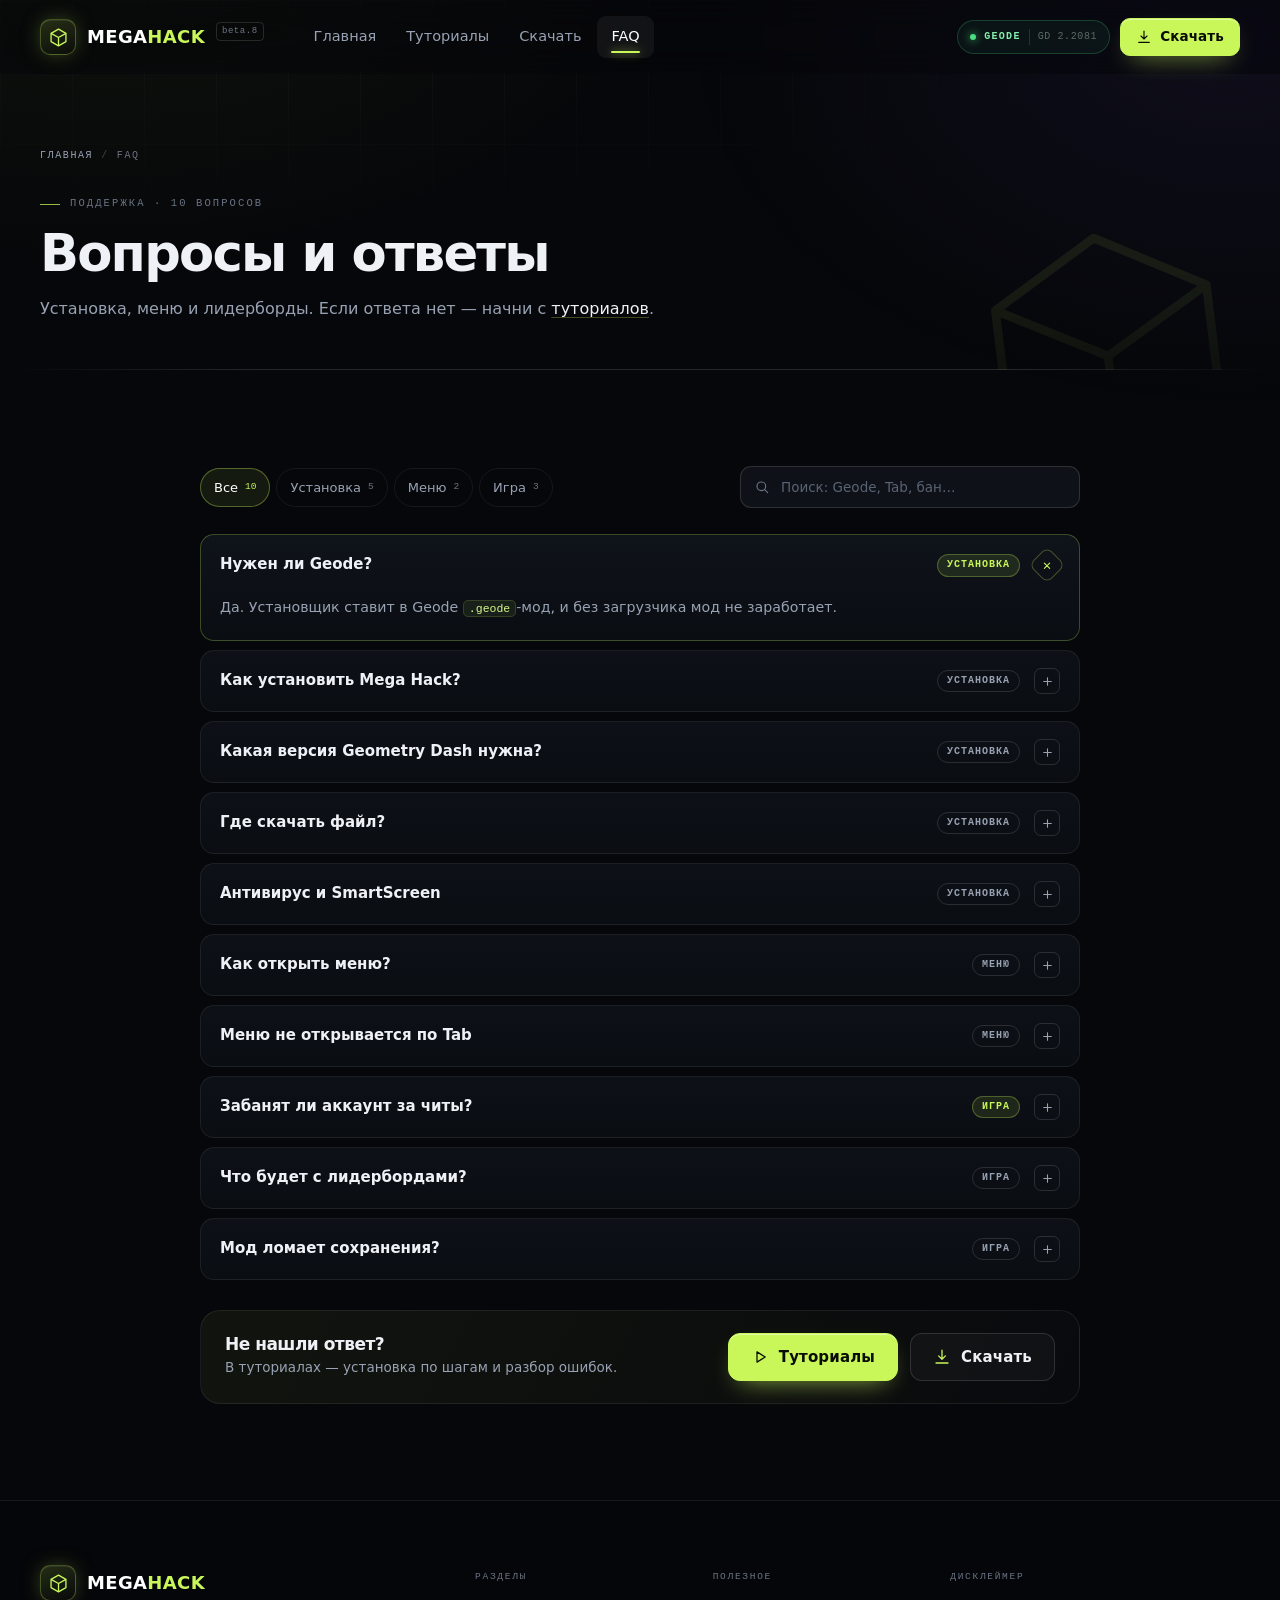
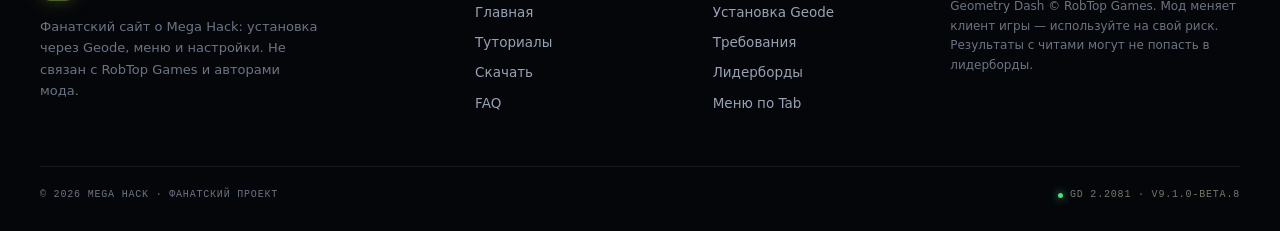
<file: faq.html>
<!DOCTYPE html>
<html lang="ru">
<head>
  <meta charset="UTF-8">
  <meta name="viewport" content="width=device-width, initial-scale=1">
  <title>FAQ — частые вопросы о Mega Hack</title>
  <meta name="description" content="Ответы о Mega Hack для Geometry Dash 2.2081: Geode, установщик .exe, меню по Tab, лидерборды и антивирус.">
  <meta name="theme-color" content="#06070a">
  <meta property="og:type" content="website">
  <meta property="og:title" content="FAQ — частые вопросы о Mega Hack">
  <meta property="og:description" content="Geode, меню по Tab, лидерборды и антивирус — коротко и по делу.">
  <link rel="icon" href="assets/favicon.svg" type="image/svg+xml">
  <link rel="stylesheet" href="css/style.css">
  <script>document.documentElement.classList.add('js');</script>
</head>
<body data-page="faq">

<svg class="sprite" xmlns="http://www.w3.org/2000/svg" aria-hidden="true">
  <symbol id="i-arrow" viewBox="0 0 24 24"><path d="M4 12h15M13 6l6 6-6 6"/></symbol>
  <symbol id="i-download" viewBox="0 0 24 24"><path d="M12 3v12M7.5 10.5 12 15l4.5-4.5M4 20h16"/></symbol>
  <symbol id="i-play" viewBox="0 0 24 24"><path d="M8 5.2v13.6L19 12z"/></symbol>
  <symbol id="i-check" viewBox="0 0 24 24"><path d="M20 6.5 9.5 17 4 11.5"/></symbol>
  <symbol id="i-close" viewBox="0 0 24 24"><path d="M6 6l12 12M18 6 6 18"/></symbol>
  <symbol id="i-plus" viewBox="0 0 24 24"><path d="M12 5v14M5 12h14"/></symbol>
  <symbol id="i-search" viewBox="0 0 24 24"><circle cx="11" cy="11" r="6.5"/><path d="m16 16 4.5 4.5"/></symbol>
  <symbol id="i-shield" viewBox="0 0 24 24"><path d="M12 21s7.5-3.6 7.5-9V5.4L12 2.7 4.5 5.4V12c0 5.4 7.5 9 7.5 9z"/><path d="m8.8 11.8 2.2 2.2 4.2-4.2"/></symbol>
  <symbol id="i-user" viewBox="0 0 24 24"><circle cx="12" cy="8" r="3.8"/><path d="M4.6 20.4a7.4 7.4 0 0 1 14.8 0"/></symbol>
  <symbol id="i-gauge" viewBox="0 0 24 24"><path d="M4 12h3l2.5-6.5 4 13 2.5-6.5H21"/></symbol>
  <symbol id="i-cpu" viewBox="0 0 24 24"><rect x="6" y="6" width="12" height="12" rx="2.2"/><rect x="9.6" y="9.6" width="4.8" height="4.8" rx="1"/><path d="M9 3v3M15 3v3M9 18v3M15 18v3M3 9h3M3 15h3M18 9h3M18 15h3"/></symbol>
  <symbol id="i-layers" viewBox="0 0 24 24"><path d="M12 3 3 7.5l9 4.5 9-4.5z"/><path d="m3 12.5 9 4.5 9-4.5M3 17l9 4.5 9-4.5"/></symbol>
  <symbol id="i-keyboard" viewBox="0 0 24 24"><rect x="2.5" y="6" width="19" height="12" rx="2.5"/><path d="M6 10h.01M9.5 10h.01M13 10h.01M16.5 10h.01M7 14h10"/></symbol>
  <symbol id="i-sliders" viewBox="0 0 24 24"><path d="M6 4v5M6 15v5M12 4v9M12 19v1M18 4v1M18 11v9"/><circle cx="6" cy="12" r="2.2"/><circle cx="12" cy="16" r="2.2"/><circle cx="18" cy="8" r="2.2"/></symbol>
  <symbol id="i-copy" viewBox="0 0 24 24"><rect x="9" y="9" width="11" height="11" rx="2.2"/><path d="M5.5 15H4.5A1.5 1.5 0 0 1 3 13.5v-9A1.5 1.5 0 0 1 4.5 3h9A1.5 1.5 0 0 1 15 4.5V5"/></symbol>
  <symbol id="i-warn" viewBox="0 0 24 24"><path d="M12 3.6 21 19.4H3z"/><path d="M12 9.5v4.2M12 16.8h.01"/></symbol>
  <symbol id="i-monitor" viewBox="0 0 24 24"><rect x="3" y="4.5" width="18" height="12.5" rx="2"/><path d="M8.5 21h7M12 17v4"/></symbol>
  <symbol id="i-clock" viewBox="0 0 24 24"><circle cx="12" cy="12" r="8.5"/><path d="M12 7.5V12l3 1.8"/></symbol>
  <symbol id="i-bolt" viewBox="0 0 24 24"><path d="M13 2.5 4.5 14H11l-1 7.5L19.5 10H13z"/></symbol>
  <symbol id="i-cube" viewBox="0 0 24 24"><path d="M12 2.5 3.5 7.3v9.4L12 21.5l8.5-4.8V7.3z"/><path d="M3.5 7.3 12 12l8.5-4.7M12 12v9.5"/></symbol>
  <symbol id="i-file" viewBox="0 0 24 24"><path d="M14 3H7a2 2 0 0 0-2 2v14a2 2 0 0 0 2 2h10a2 2 0 0 0 2-2V8z"/><path d="M14 3v5h5M9 13h6M9 17h4"/></symbol>
  <symbol id="i-spark" viewBox="0 0 24 24"><path d="M12 3.5 13.7 9l5.5 1.7-5.5 1.7L12 18l-1.7-5.6L4.8 10.7 10.3 9z"/></symbol>
</svg>

<a class="skip" href="#main">Перейти к содержимому</a>

<header class="hdr">
  <div class="container hdr-inner">
    <a class="brand" href="index.html">
      <span class="brand-mark"><svg viewBox="0 0 24 24" aria-hidden="true"><path d="M12 2.5 3.5 7.3v9.4L12 21.5l8.5-4.8V7.3z"/><path d="M3.5 7.3 12 12l8.5-4.7M12 12v9.5"/></svg></span>
      <span class="brand-word">MEGA<span>HACK</span></span>
      <span class="brand-ver">beta.8</span>
    </a>
    <nav class="nav" id="nav" aria-label="Основная навигация">
      <a class="nav-link" href="index.html" data-page="index">Главная</a>
      <a class="nav-link" href="tutorials.html" data-page="tutorials">Туториалы</a>
      <a class="nav-link" href="download.html" data-page="download">Скачать</a>
      <a class="nav-link" href="faq.html" data-page="faq">FAQ</a>
    </nav>
    <div class="hdr-right">
      <span class="status"><i></i>Geode<b>GD 2.2081</b></span>
      <a class="btn btn-primary btn-sm hdr-cta" href="download.html"><svg class="ico" aria-hidden="true"><use href="#i-download"/></svg>Скачать</a>
      <button class="burger" id="burger" type="button" aria-label="Меню" aria-expanded="false" aria-controls="nav"><span></span><span></span><span></span></button>
    </div>
  </div>
</header>

<main id="main">

  <section class="page-head">
    <div class="container">
      <svg class="page-glyph" aria-hidden="true" viewBox="0 0 24 24"><path d="M12 2.5 3.5 7.3v9.4L12 21.5l8.5-4.8V7.3z"/><path d="M3.5 7.3 12 12l8.5-4.7M12 12v9.5"/></svg>

      <nav class="crumbs" aria-label="Хлебные крошки">
        <a href="index.html">Главная</a><span class="sep">/</span><span>FAQ</span>
      </nav>
      <p class="eyebrow">поддержка · 10 вопросов</p>
      <h1 class="page-title">Вопросы и ответы</h1>
      <p class="page-lead">Установка, меню и лидерборды. Если ответа нет — начни с <a href="tutorials.html">туториалов</a>.</p>
    </div>
  </section>

  <section class="section">
    <div class="container">
      <div class="faq-wrap">

        <div class="faq-tools">
          <div class="chips" role="group" aria-label="Категории вопросов">
            <button class="chip active" type="button" data-filter="all" aria-pressed="true">Все <span class="num">10</span></button>
            <button class="chip" type="button" data-filter="install" aria-pressed="false">Установка <span class="num">5</span></button>
            <button class="chip" type="button" data-filter="menu" aria-pressed="false">Меню <span class="num">2</span></button>
            <button class="chip" type="button" data-filter="game" aria-pressed="false">Игра <span class="num">3</span></button>
          </div>

          <div class="search">
            <svg class="ico" aria-hidden="true"><use href="#i-search"/></svg>
            <label class="sr-only" for="faqSearch">Поиск по вопросам</label>
            <input id="faqSearch" type="search" placeholder="Поиск: Geode, Tab, бан…" autocomplete="off">
            <button class="search-clear" type="button" aria-label="Очистить поиск"><svg class="ico" aria-hidden="true"><use href="#i-close"/></svg></button>
          </div>
        </div>

        <div class="acc">

          <!-- ===================== УСТАНОВКА ===================== -->
          <div class="acc-item open" data-category="install">
            <button class="acc-trigger" type="button" aria-expanded="true">
              <span>Нужен ли Geode?</span>
              <span class="badge badge-acid acc-tag">Установка</span>
              <span class="acc-icon" aria-hidden="true"><svg class="ico"><use href="#i-plus"/></svg></span>
            </button>
            <div class="acc-panel"><div><div class="acc-body">
              Да. Установщик ставит в Geode <code>.geode</code>-мод, и без загрузчика мод не заработает.
            </div></div></div>
          </div>

          <div class="acc-item" data-category="install">
            <button class="acc-trigger" type="button" aria-expanded="false">
              <span>Как установить Mega Hack?</span>
              <span class="badge acc-tag">Установка</span>
              <span class="acc-icon" aria-hidden="true"><svg class="ico"><use href="#i-plus"/></svg></span>
            </button>
            <div class="acc-panel"><div><div class="acc-body">
              Коротко: поставить Geode, запустить установщик <code>.exe</code>, включить мод в списке Geode и нажать <code>Tab</code>. Пошагово — в <a href="tutorials.html">туториалах</a>.
            </div></div></div>
          </div>

          <div class="acc-item" data-category="install">
            <button class="acc-trigger" type="button" aria-expanded="false">
              <span>Какая версия Geometry Dash нужна?</span>
              <span class="badge acc-tag">Установка</span>
              <span class="acc-icon" aria-hidden="true"><svg class="ico"><use href="#i-plus"/></svg></span>
            </button>
            <div class="acc-panel"><div><div class="acc-body">
              <strong>2.2081</strong>. Архивных сборок нет: мод выходит только под актуальную версию игры, поэтому старые версии GD он не поддерживает.
            </div></div></div>
          </div>

          <div class="acc-item" data-category="install">
            <button class="acc-trigger" type="button" aria-expanded="false">
              <span>Где скачать файл?</span>
              <span class="badge acc-tag">Установка</span>
              <span class="acc-icon" aria-hidden="true"><svg class="ico"><use href="#i-plus"/></svg></span>
            </button>
            <div class="acc-panel"><div><div class="acc-body">
              На странице <a href="download.html">Скачать</a> и в <a href="https://t.me/megahack223/30" target="_blank" rel="noopener">Telegram</a>. Обе ссылки ведут на один и тот же установщик — зеркал и архивных версий нет.
            </div></div></div>
          </div>

          <div class="acc-item" data-category="install">
            <button class="acc-trigger" type="button" aria-expanded="false">
              <span>Антивирус и SmartScreen</span>
              <span class="badge acc-tag">Установка</span>
              <span class="acc-icon" aria-hidden="true"><svg class="ico"><use href="#i-plus"/></svg></span>
            </button>
            <div class="acc-panel"><div><div class="acc-body">
              Geode подменяет <code>xinput1_4.dll</code> в папке игры, поэтому антивирус может принять его за угрозу. SmartScreen ругается и на установщик — «Подробнее» → «Выполнить в любом случае». Это ложное срабатывание:
              <ul>
                <li>добавь папку Geometry Dash в исключения;</li>
                <li>поставь Geode заново;</li>
                <li>проверь, что файл скачан с geode-sdk.org.</li>
              </ul>
            </div></div></div>
          </div>

          <!-- ===================== МЕНЮ ===================== -->
          <div class="acc-item" data-category="menu">
            <button class="acc-trigger" type="button" aria-expanded="false">
              <span>Как открыть меню?</span>
              <span class="badge acc-tag">Меню</span>
              <span class="acc-icon" aria-hidden="true"><svg class="ico"><use href="#i-plus"/></svg></span>
            </button>
            <div class="acc-panel"><div><div class="acc-body">
              На Windows — клавишей <code>Tab</code>, на Android — плавающей иконкой Mega Hack. Меню открывается и в главном меню, и в уровне: это одно и то же меню.
            </div></div></div>
          </div>

          <div class="acc-item" data-category="menu">
            <button class="acc-trigger" type="button" aria-expanded="false">
              <span>Меню не открывается по Tab</span>
              <span class="badge acc-tag">Меню</span>
              <span class="acc-icon" aria-hidden="true"><svg class="ico"><use href="#i-plus"/></svg></span>
            </button>
            <div class="acc-panel"><div><div class="acc-body">
              Проверь по порядку:
              <ul>
                <li>мод включён в Geode → Mods;</li>
                <li>игра обновлена до 2.2081;</li>
                <li><code>Tab</code> не перехватывает другая программа;</li>
                <li>игра запущена не в Geode Safe Mode (он включается зажатым <code>Shift</code>).</li>
              </ul>
            </div></div></div>
          </div>

          <!-- ===================== ИГРА ===================== -->
          <div class="acc-item" data-category="game">
            <button class="acc-trigger" type="button" aria-expanded="false">
              <span>Забанят ли аккаунт за читы?</span>
              <span class="badge badge-acid acc-tag">Игра</span>
              <span class="acc-icon" aria-hidden="true"><svg class="ico"><use href="#i-plus"/></svg></span>
            </button>
            <div class="acc-panel"><div><div class="acc-body">
              Нет. Geometry Dash — одиночная игра, аккаунты за читы не блокируют. Бан аккаунта — это миф: максимум, что бывает, — результат не попадает в лидерборды.
            </div></div></div>
          </div>

          <div class="acc-item" data-category="game">
            <button class="acc-trigger" type="button" aria-expanded="false">
              <span>Что будет с лидербордами?</span>
              <span class="badge acc-tag">Игра</span>
              <span class="acc-icon" aria-hidden="true"><svg class="ico"><use href="#i-plus"/></svg></span>
            </button>
            <div class="acc-panel"><div><div class="acc-body">
              Прохождение с читами может не попасть в лидерборды. Чтобы не рисковать прогрессом, во вкладке <strong>Cheat Safety</strong> есть Safe Mode, Auto Safe Mode и попап перед уровнем.
            </div></div></div>
          </div>

          <div class="acc-item" data-category="game">
            <button class="acc-trigger" type="button" aria-expanded="false">
              <span>Мод ломает сохранения?</span>
              <span class="badge acc-tag">Игра</span>
              <span class="acc-icon" aria-hidden="true"><svg class="ico"><use href="#i-plus"/></svg></span>
            </button>
            <div class="acc-panel"><div><div class="acc-body">
              Нет, сохранения и прогресс мод не трогает. Меняются только те вещи, которые ты включаешь сам, — а с Safe Mode прохождение просто не засчитывается.
            </div></div></div>
          </div>

        </div>

        <div class="faq-empty" id="faqEmpty">
          <svg class="ico" aria-hidden="true"><use href="#i-search"/></svg>
          <h3>Ничего не нашлось</h3>
          <p>Попробуйте другое слово или сбросьте фильтр.</p>
          <button class="btn btn-ghost btn-sm" type="button" data-faq-reset style="margin-top:14px">Сбросить поиск</button>
        </div>

        <div class="faq-cta">
          <div>
            <h3>Не нашли ответ?</h3>
            <p>В туториалах — установка по шагам и разбор ошибок.</p>
          </div>
          <div class="hero-actions" style="margin:0">
            <a class="btn btn-primary" href="tutorials.html"><svg class="ico" aria-hidden="true"><use href="#i-play"/></svg>Туториалы</a>
            <a class="btn btn-ghost" href="download.html"><svg class="ico" aria-hidden="true"><use href="#i-download"/></svg>Скачать</a>
          </div>
        </div>

      </div>
    </div>
  </section>

</main>

<footer class="footer">
  <div class="container">
    <div class="foot-grid">
      <div class="foot-brand">
        <a class="brand" href="index.html">
          <span class="brand-mark"><svg viewBox="0 0 24 24" aria-hidden="true"><path d="M12 2.5 3.5 7.3v9.4L12 21.5l8.5-4.8V7.3z"/><path d="M3.5 7.3 12 12l8.5-4.7M12 12v9.5"/></svg></span>
          <span class="brand-word">MEGA<span>HACK</span></span>
        </a>
        <p>Фанатский сайт о Mega Hack: установка через Geode, меню и настройки. Не связан с RobTop Games и авторами мода.</p>
      </div>
      <div class="foot-col">
        <h5>Разделы</h5>
        <a href="index.html">Главная</a>
        <a href="tutorials.html">Туториалы</a>
        <a href="download.html">Скачать</a>
        <a href="faq.html">FAQ</a>
      </div>
      <div class="foot-col">
        <h5>Полезное</h5>
        <a href="tutorials.html">Установка Geode</a>
        <a href="download.html">Требования</a>
        <a href="faq.html">Лидерборды</a>
        <a href="faq.html">Меню по Tab</a>
      </div>
      <div class="foot-col">
        <h5>Дисклеймер</h5>
        <p class="foot-note">Geometry Dash © RobTop Games. Мод меняет клиент игры — используйте на свой риск. Результаты с читами могут не попасть в лидерборды.</p>
      </div>
    </div>
    <div class="foot-bottom">
      <span>© <span data-year>2026</span> Mega Hack · фанатский проект</span>
      <span class="live"><i></i>GD 2.2081 · v9.1.0-beta.8</span>
    </div>
  </div>
</footer>

<script src="js/main.js"></script>
</body>
</html>
</file>
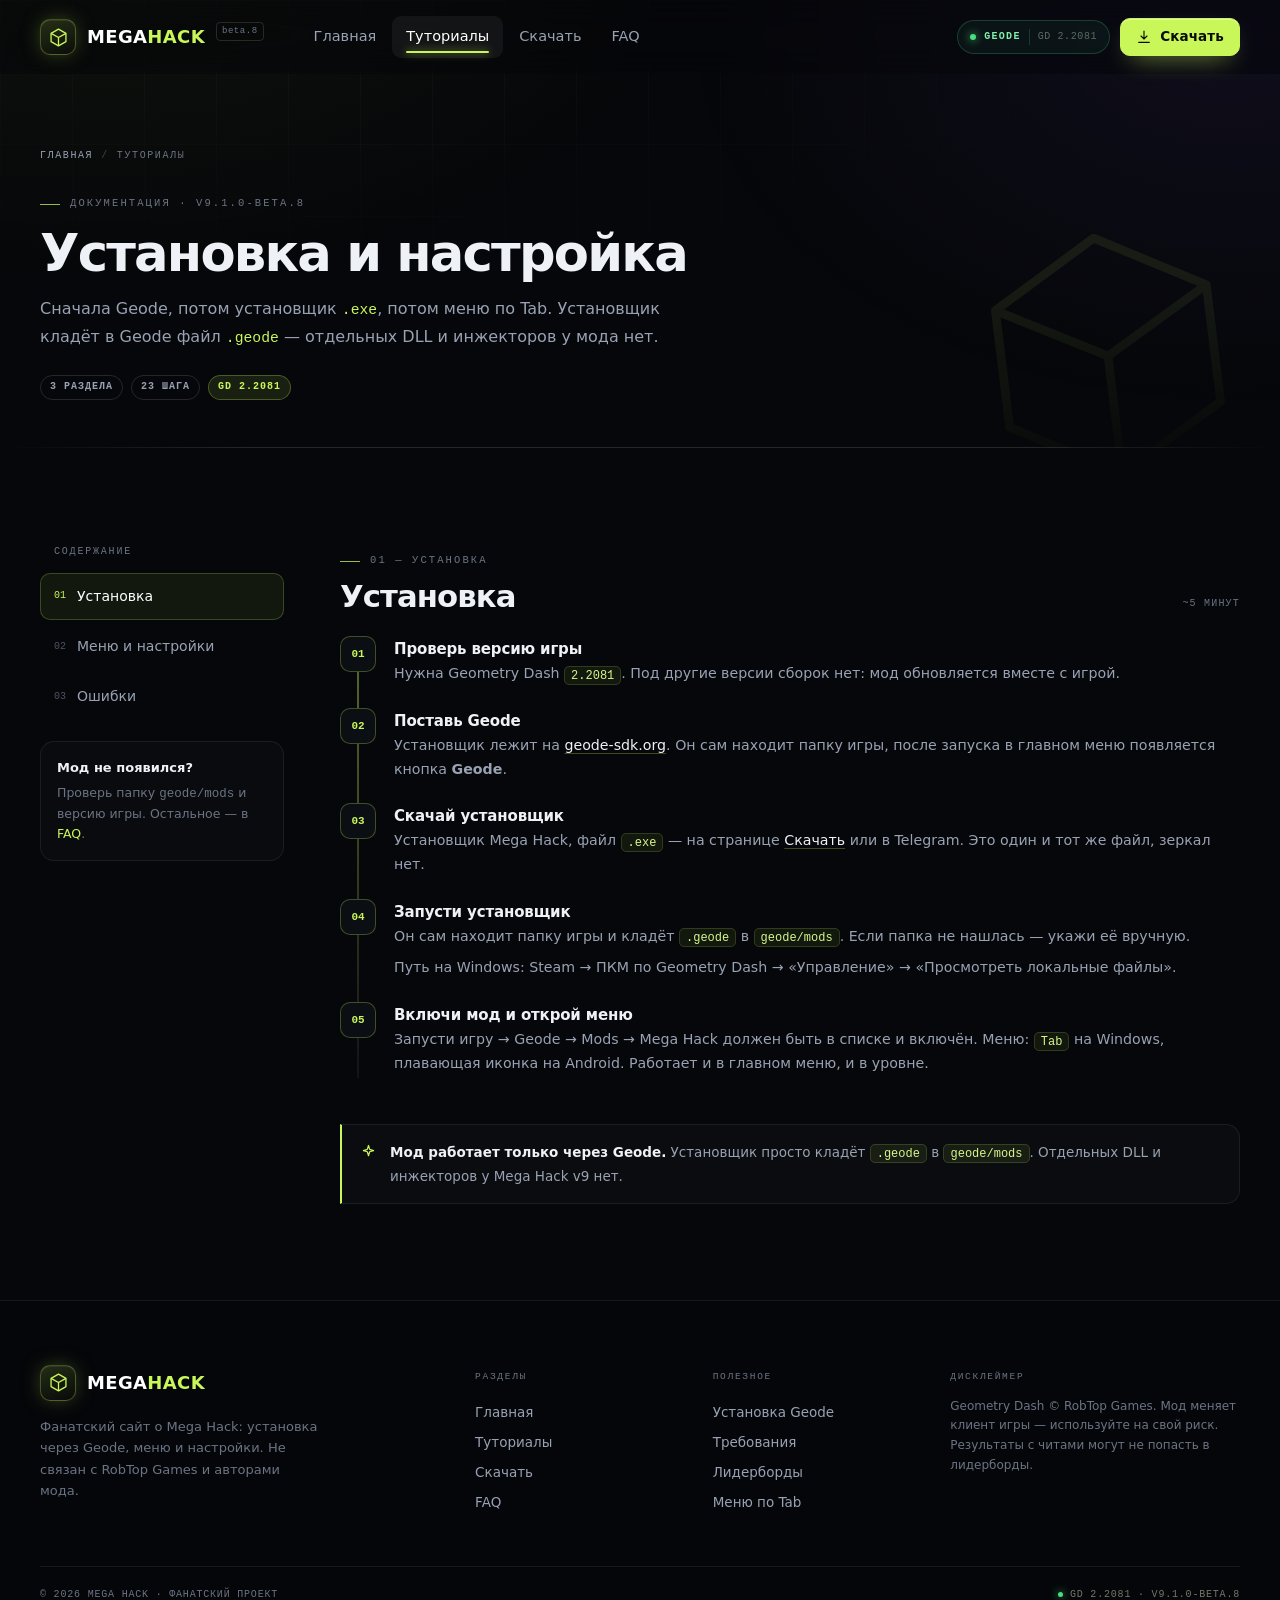
<file: tutorials.html>
<!DOCTYPE html>
<html lang="ru">
<head>
  <meta charset="UTF-8">
  <meta name="viewport" content="width=device-width, initial-scale=1">
  <title>Туториалы — установка Mega Hack через Geode</title>
  <meta name="description" content="Пошаговая установка Mega Hack v9.1.0-beta.8 для Geometry Dash 2.2081: Geode, установщик .exe, меню по Tab, настройки и разбор ошибок.">
  <meta name="theme-color" content="#06070a">
  <meta property="og:type" content="website">
  <meta property="og:title" content="Туториалы — установка Mega Hack через Geode">
  <meta property="og:description" content="Geode, установщик .exe, меню и настройки — по шагам.">
  <link rel="icon" href="assets/favicon.svg" type="image/svg+xml">
  <link rel="stylesheet" href="css/style.css">
  <script>document.documentElement.classList.add('js');</script>
</head>
<body data-page="tutorials">

<svg class="sprite" xmlns="http://www.w3.org/2000/svg" aria-hidden="true">
  <symbol id="i-arrow" viewBox="0 0 24 24"><path d="M4 12h15M13 6l6 6-6 6"/></symbol>
  <symbol id="i-download" viewBox="0 0 24 24"><path d="M12 3v12M7.5 10.5 12 15l4.5-4.5M4 20h16"/></symbol>
  <symbol id="i-play" viewBox="0 0 24 24"><path d="M8 5.2v13.6L19 12z"/></symbol>
  <symbol id="i-check" viewBox="0 0 24 24"><path d="M20 6.5 9.5 17 4 11.5"/></symbol>
  <symbol id="i-close" viewBox="0 0 24 24"><path d="M6 6l12 12M18 6 6 18"/></symbol>
  <symbol id="i-plus" viewBox="0 0 24 24"><path d="M12 5v14M5 12h14"/></symbol>
  <symbol id="i-search" viewBox="0 0 24 24"><circle cx="11" cy="11" r="6.5"/><path d="m16 16 4.5 4.5"/></symbol>
  <symbol id="i-shield" viewBox="0 0 24 24"><path d="M12 21s7.5-3.6 7.5-9V5.4L12 2.7 4.5 5.4V12c0 5.4 7.5 9 7.5 9z"/><path d="m8.8 11.8 2.2 2.2 4.2-4.2"/></symbol>
  <symbol id="i-user" viewBox="0 0 24 24"><circle cx="12" cy="8" r="3.8"/><path d="M4.6 20.4a7.4 7.4 0 0 1 14.8 0"/></symbol>
  <symbol id="i-gauge" viewBox="0 0 24 24"><path d="M4 12h3l2.5-6.5 4 13 2.5-6.5H21"/></symbol>
  <symbol id="i-cpu" viewBox="0 0 24 24"><rect x="6" y="6" width="12" height="12" rx="2.2"/><rect x="9.6" y="9.6" width="4.8" height="4.8" rx="1"/><path d="M9 3v3M15 3v3M9 18v3M15 18v3M3 9h3M3 15h3M18 9h3M18 15h3"/></symbol>
  <symbol id="i-layers" viewBox="0 0 24 24"><path d="M12 3 3 7.5l9 4.5 9-4.5z"/><path d="m3 12.5 9 4.5 9-4.5M3 17l9 4.5 9-4.5"/></symbol>
  <symbol id="i-keyboard" viewBox="0 0 24 24"><rect x="2.5" y="6" width="19" height="12" rx="2.5"/><path d="M6 10h.01M9.5 10h.01M13 10h.01M16.5 10h.01M7 14h10"/></symbol>
  <symbol id="i-sliders" viewBox="0 0 24 24"><path d="M6 4v5M6 15v5M12 4v9M12 19v1M18 4v1M18 11v9"/><circle cx="6" cy="12" r="2.2"/><circle cx="12" cy="16" r="2.2"/><circle cx="18" cy="8" r="2.2"/></symbol>
  <symbol id="i-copy" viewBox="0 0 24 24"><rect x="9" y="9" width="11" height="11" rx="2.2"/><path d="M5.5 15H4.5A1.5 1.5 0 0 1 3 13.5v-9A1.5 1.5 0 0 1 4.5 3h9A1.5 1.5 0 0 1 15 4.5V5"/></symbol>
  <symbol id="i-warn" viewBox="0 0 24 24"><path d="M12 3.6 21 19.4H3z"/><path d="M12 9.5v4.2M12 16.8h.01"/></symbol>
  <symbol id="i-monitor" viewBox="0 0 24 24"><rect x="3" y="4.5" width="18" height="12.5" rx="2"/><path d="M8.5 21h7M12 17v4"/></symbol>
  <symbol id="i-clock" viewBox="0 0 24 24"><circle cx="12" cy="12" r="8.5"/><path d="M12 7.5V12l3 1.8"/></symbol>
  <symbol id="i-bolt" viewBox="0 0 24 24"><path d="M13 2.5 4.5 14H11l-1 7.5L19.5 10H13z"/></symbol>
  <symbol id="i-cube" viewBox="0 0 24 24"><path d="M12 2.5 3.5 7.3v9.4L12 21.5l8.5-4.8V7.3z"/><path d="M3.5 7.3 12 12l8.5-4.7M12 12v9.5"/></symbol>
  <symbol id="i-file" viewBox="0 0 24 24"><path d="M14 3H7a2 2 0 0 0-2 2v14a2 2 0 0 0 2 2h10a2 2 0 0 0 2-2V8z"/><path d="M14 3v5h5M9 13h6M9 17h4"/></symbol>
  <symbol id="i-spark" viewBox="0 0 24 24"><path d="M12 3.5 13.7 9l5.5 1.7-5.5 1.7L12 18l-1.7-5.6L4.8 10.7 10.3 9z"/></symbol>
</svg>

<a class="skip" href="#main">Перейти к содержимому</a>

<header class="hdr">
  <div class="container hdr-inner">
    <a class="brand" href="index.html">
      <span class="brand-mark"><svg viewBox="0 0 24 24" aria-hidden="true"><path d="M12 2.5 3.5 7.3v9.4L12 21.5l8.5-4.8V7.3z"/><path d="M3.5 7.3 12 12l8.5-4.7M12 12v9.5"/></svg></span>
      <span class="brand-word">MEGA<span>HACK</span></span>
      <span class="brand-ver">beta.8</span>
    </a>
    <nav class="nav" id="nav" aria-label="Основная навигация">
      <a class="nav-link" href="index.html" data-page="index">Главная</a>
      <a class="nav-link" href="tutorials.html" data-page="tutorials">Туториалы</a>
      <a class="nav-link" href="download.html" data-page="download">Скачать</a>
      <a class="nav-link" href="faq.html" data-page="faq">FAQ</a>
    </nav>
    <div class="hdr-right">
      <span class="status"><i></i>Geode<b>GD 2.2081</b></span>
      <a class="btn btn-primary btn-sm hdr-cta" href="download.html"><svg class="ico" aria-hidden="true"><use href="#i-download"/></svg>Скачать</a>
      <button class="burger" id="burger" type="button" aria-label="Меню" aria-expanded="false" aria-controls="nav"><span></span><span></span><span></span></button>
    </div>
  </div>
</header>

<main id="main">

  <section class="page-head">
    <div class="container">
      <svg class="page-glyph" aria-hidden="true" viewBox="0 0 24 24"><path d="M12 2.5 3.5 7.3v9.4L12 21.5l8.5-4.8V7.3z"/><path d="M3.5 7.3 12 12l8.5-4.7M12 12v9.5"/></svg>

      <nav class="crumbs" aria-label="Хлебные крошки">
        <a href="index.html">Главная</a><span class="sep">/</span><span>Туториалы</span>
      </nav>
      <p class="eyebrow">документация · v9.1.0-beta.8</p>
      <h1 class="page-title">Установка и настройка</h1>
      <p class="page-lead">Сначала Geode, потом установщик <code>.exe</code>, потом меню по Tab. Установщик кладёт в Geode файл <code>.geode</code> — отдельных DLL и инжекторов у мода нет.</p>
      <div class="head-meta">
        <span class="badge">3 раздела</span>
        <span class="badge">23 шага</span>
        <span class="badge badge-acid">GD 2.2081</span>
      </div>
    </div>
  </section>

  <section class="section">
    <div class="container">
      <div class="doc" data-tab-group>

        <!-- ===================== САЙДБАР ===================== -->
        <aside class="doc-nav" aria-label="Содержание">
          <p class="doc-nav-label">Содержание</p>
          <button class="doc-link active" type="button" role="tab" aria-selected="true" data-tab="install"><span class="n">01</span>Установка</button>
          <button class="doc-link" type="button" role="tab" aria-selected="false" data-tab="config"><span class="n">02</span>Меню и настройки</button>
          <button class="doc-link" type="button" role="tab" aria-selected="false" data-tab="errors"><span class="n">03</span>Ошибки</button>

          <div class="doc-help">
            <b>Мод не появился?</b>
            Проверь папку <code>geode/mods</code> и версию игры. Остальное — в <a href="faq.html">FAQ</a>.
          </div>
        </aside>

        <div class="doc-body">

          <!-- ===================== 01. УСТАНОВКА ===================== -->
          <div class="doc-panel active" role="tabpanel" aria-label="Установка" data-tab-panel="install">
            <div class="panel-head">
              <div>
                <p class="eyebrow">01 — установка</p>
                <h2>Установка</h2>
              </div>
              <span class="panel-count">~5 минут</span>
            </div>

            <ol class="steps">
              <li>
                <span class="step-num">01</span>
                <div>
                  <h4>Проверь версию игры</h4>
                  <p>Нужна Geometry Dash <code>2.2081</code>. Под другие версии сборок нет: мод обновляется вместе с игрой.</p>
                </div>
              </li>
              <li>
                <span class="step-num">02</span>
                <div>
                  <h4>Поставь Geode</h4>
                  <p>Установщик лежит на <a href="https://geode-sdk.org" rel="noopener">geode-sdk.org</a>. Он сам находит папку игры, после запуска в главном меню появляется кнопка <b>Geode</b>.</p>
                </div>
              </li>
              <li>
                <span class="step-num">03</span>
                <div>
                  <h4>Скачай установщик</h4>
                  <p>Установщик Mega Hack, файл <code>.exe</code> — на странице <a href="download.html">Скачать</a> или в Telegram. Это один и тот же файл, зеркал нет.</p>
                </div>
              </li>
              <li>
                <span class="step-num">04</span>
                <div>
                  <h4>Запусти установщик</h4>
                  <p>Он сам находит папку игры и кладёт <code>.geode</code> в <code>geode/mods</code>. Если папка не нашлась — укажи её вручную.</p>
                  <p>Путь на Windows: Steam → ПКМ по Geometry Dash → «Управление» → «Просмотреть локальные файлы».</p>
                </div>
              </li>
              <li>
                <span class="step-num">05</span>
                <div>
                  <h4>Включи мод и открой меню</h4>
                  <p>Запусти игру → Geode → Mods → Mega Hack должен быть в списке и включён. Меню: <code>Tab</code> на Windows, плавающая иконка на Android. Работает и в главном меню, и в уровне.</p>
                </div>
              </li>
            </ol>

            <div class="callout">
              <svg class="ico" aria-hidden="true"><use href="#i-spark"/></svg>
              <span><b>Мод работает только через Geode.</b> Установщик просто кладёт <code>.geode</code> в <code>geode/mods</code>. Отдельных DLL и инжекторов у Mega Hack v9 нет.</span>
            </div>
          </div>

          <!-- ===================== 02. МЕНЮ ===================== -->
          <div class="doc-panel" role="tabpanel" aria-label="Меню и настройки" data-tab-panel="config">
            <div class="panel-head">
              <div>
                <p class="eyebrow">02 — меню</p>
                <h2>Меню и настройки</h2>
              </div>
              <span class="panel-count">6 шагов</span>
            </div>

            <ol class="steps">
              <li>
                <span class="step-num">01</span>
                <div>
                  <h4>Открой меню</h4>
                  <p><code>Tab</code> на Windows или плавающая иконка Mega Hack на Android. Меню открывается и в главном меню, и в уровне — это одно и то же меню.</p>
                </div>
              </li>
              <li>
                <span class="step-num">02</span>
                <div>
                  <h4>Выбери вкладку</h4>
                  <p>Их 13: Bypass, Creator, Cosmetic, Level, Status, Universal, Cheat Safety, Display, Keybinds, Replay, Utility, Interface, Speedhack.</p>
                </div>
              </li>
              <li>
                <span class="step-num">03</span>
                <div>
                  <h4>Включи нужное</h4>
                  <p>Настройки применяются сразу, кнопки «Сохранить» нет: всё пишется в конфиг мода само.</p>
                </div>
              </li>
              <li>
                <span class="step-num">04</span>
                <div>
                  <h4>Настрой Keybinds</h4>
                  <p>Вкладка Keybinds назначает горячие клавиши на любую функцию, чтобы не открывать меню посреди попытки.</p>
                </div>
              </li>
              <li>
                <span class="step-num">05</span>
                <div>
                  <h4>Safe Mode в Cheat Safety</h4>
                  <p>Safe Mode не даёт читам попасть в прогресс и лидерборды: уровень с включённым режимом не засчитывается. Auto Safe Mode включает его сам, Popup — спрашивает перед уровнем.</p>
                </div>
              </li>
              <li>
                <span class="step-num">06</span>
                <div>
                  <h4>Speedhack и Display</h4>
                  <p>Speedhack — множитель скорости, звук и Classic Mode. Display — 240 FPS, Physics TPS и Frame Extrapolation для высокого FPS.</p>
                </div>
              </li>
            </ol>

            <div class="callout">
              <svg class="ico" aria-hidden="true"><use href="#i-warn"/></svg>
              <span><b>Меню открывается не только в уровне.</b> Оно работает и в главном меню, и в игре. Если не открывается нигде — смотри раздел «Ошибки».</span>
            </div>

            <figure class="shot">
              <img src="assets/megahack-menu.jpg" width="1600" height="900" alt="Меню Mega Hack v9.1.0-beta.8 в Geometry Dash: вкладки Bypass, Creator, Cosmetic, Level, Status, Universal, Cheat Safety, Display со списками настроек" loading="lazy" decoding="async">
              <figcaption>Меню v9.1.0-beta.8: вкладки и настройки — как в игре</figcaption>
            </figure>
          </div>

          <!-- ===================== 03. ОШИБКИ ===================== -->
          <div class="doc-panel" role="tabpanel" aria-label="Ошибки" data-tab-panel="errors">
            <div class="panel-head">
              <div>
                <p class="eyebrow">03 — ошибки</p>
                <h2>Ошибки</h2>
              </div>
              <span class="panel-count">3 сценария</span>
            </div>

            <div data-subtab-group>
              <div class="seg" role="tablist" aria-label="Что случилось">
                <button class="seg-btn active" type="button" role="tab" aria-selected="true" data-subtab="missing">Мод не появился</button>
                <button class="seg-btn" type="button" role="tab" aria-selected="false" data-subtab="menu">Меню не открывается</button>
                <button class="seg-btn" type="button" role="tab" aria-selected="false" data-subtab="crash">Краши</button>
              </div>

              <div class="doc-sub active" role="tabpanel" aria-label="Мод не появился" data-subtab-panel="missing">
                <h3 class="steps-title">Что проверить</h3>
                <ol class="steps">
                  <li>
                    <span class="step-num">01</span>
                    <div>
                      <h4>Установщик доработал до конца</h4>
                      <p>Если он выдал ошибку или закрылся на середине, мод не встал. Запусти ещё раз и укажи папку игры вручную.</p>
                    </div>
                  </li>
                  <li>
                    <span class="step-num">02</span>
                    <div>
                      <h4>Geode установлен</h4>
                      <p>В главном меню должна быть кнопка Geode. Если её нет — загрузчик не встал: переустанови, указав папку игры вручную.</p>
                    </div>
                  </li>
                  <li>
                    <span class="step-num">03</span>
                    <div>
                      <h4>Версия игры 2.2081</h4>
                      <p>На другой версии мод не загрузится — Geode скроет его из списка.</p>
                    </div>
                  </li>
                  <li>
                    <span class="step-num">04</span>
                    <div>
                      <h4>Установщик докачался целиком</h4>
                      <p>Если браузер сохранил страницу вместо .exe, файл будет весить пару килобайт. Перекачай с сайта или из Telegram.</p>
                    </div>
                  </li>
                </ol>
              </div>

              <div class="doc-sub" role="tabpanel" aria-label="Меню не открывается" data-subtab-panel="menu">
                <h3 class="steps-title">Что проверить</h3>
                <ol class="steps">
                  <li>
                    <span class="step-num">01</span>
                    <div>
                      <h4>Мод включён</h4>
                      <p>Geode → Mods → Mega Hack. Выключенный мод не грузится, даже если файл на месте.</p>
                    </div>
                  </li>
                  <li>
                    <span class="step-num">02</span>
                    <div>
                      <h4>Tab никто не перехватывает</h4>
                      <p>Оверлеи Discord, Steam и стриминговые утилиты могут забирать Tab. Закрой их и проверь снова.</p>
                    </div>
                  </li>
                  <li>
                    <span class="step-num">03</span>
                    <div>
                      <h4>Android — это иконка</h4>
                      <p>На Android меню открывается плавающей иконкой Mega Hack, клавиши Tab там нет.</p>
                    </div>
                  </li>
                  <li>
                    <span class="step-num">04</span>
                    <div>
                      <h4>Geode не в Safe Mode</h4>
                      <p>Если игру запускали с зажатым <code>Shift</code>, Geode не грузит моды. Перезапусти игру обычным способом.</p>
                    </div>
                  </li>
                </ol>
              </div>

              <div class="doc-sub" role="tabpanel" aria-label="Краши" data-subtab-panel="crash">
                <h3 class="steps-title">Что проверить</h3>
                <ol class="steps">
                  <li>
                    <span class="step-num">01</span>
                    <div>
                      <h4>Отключи другие моды</h4>
                      <p>Конфликт двух модов — частая причина вылета. Оставь только Mega Hack и включай остальные по одному.</p>
                    </div>
                  </li>
                  <li>
                    <span class="step-num">02</span>
                    <div>
                      <h4>Обнови Geode</h4>
                      <p>Старый загрузчик не тянет новые моды. Поставь актуальную версию поверх.</p>
                    </div>
                  </li>
                  <li>
                    <span class="step-num">03</span>
                    <div>
                      <h4>Проверь версию игры</h4>
                      <p>GD должна быть 2.2081 — Mega Hack собирается под неё.</p>
                    </div>
                  </li>
                  <li>
                    <span class="step-num">04</span>
                    <div>
                      <h4>Запусти Geode Safe Mode</h4>
                      <p>Зажми <code>Shift</code> при запуске игры: моды не загрузятся. Если так игра работает — проблема в моде или конфликте, а не в самой игре.</p>
                    </div>
                  </li>
                </ol>
              </div>
            </div>
          </div>

        </div>
      </div>
    </div>
  </section>

</main>

<footer class="footer">
  <div class="container">
    <div class="foot-grid">
      <div class="foot-brand">
        <a class="brand" href="index.html">
          <span class="brand-mark"><svg viewBox="0 0 24 24" aria-hidden="true"><path d="M12 2.5 3.5 7.3v9.4L12 21.5l8.5-4.8V7.3z"/><path d="M3.5 7.3 12 12l8.5-4.7M12 12v9.5"/></svg></span>
          <span class="brand-word">MEGA<span>HACK</span></span>
        </a>
        <p>Фанатский сайт о Mega Hack: установка через Geode, меню и настройки. Не связан с RobTop Games и авторами мода.</p>
      </div>
      <div class="foot-col">
        <h5>Разделы</h5>
        <a href="index.html">Главная</a>
        <a href="tutorials.html">Туториалы</a>
        <a href="download.html">Скачать</a>
        <a href="faq.html">FAQ</a>
      </div>
      <div class="foot-col">
        <h5>Полезное</h5>
        <a href="tutorials.html">Установка Geode</a>
        <a href="download.html">Требования</a>
        <a href="faq.html">Лидерборды</a>
        <a href="faq.html">Меню по Tab</a>
      </div>
      <div class="foot-col">
        <h5>Дисклеймер</h5>
        <p class="foot-note">Geometry Dash © RobTop Games. Мод меняет клиент игры — используйте на свой риск. Результаты с читами могут не попасть в лидерборды.</p>
      </div>
    </div>
    <div class="foot-bottom">
      <span>© <span data-year>2026</span> Mega Hack · фанатский проект</span>
      <span class="live"><i></i>GD 2.2081 · v9.1.0-beta.8</span>
    </div>
  </div>
</footer>

<script src="js/main.js"></script>
</body>
</html>
</file>
<file: css/style.css>
/* ==========================================================================
   MEGAHACK — design system
   Тёмная «инженерная» тема: чертёжная сетка, acid-акцент, плотная типографика.
   1. Токены и база          6. Секции главной
   2. Типографика и кнопки   7. Внутренние страницы (doc / download / faq)
   3. Шапка и навигация      8. Футер, тосты, утилиты
   4. Hero + симулятор       9. Адаптив и motion
   5. Бегущая строка
   ========================================================================== */

/* --------------------------------------------------------------------------
   1. Токены и база
   -------------------------------------------------------------------------- */
:root {
  --ink-0: #06070a;
  --ink-1: #0a0c11;
  --ink-2: #0e1117;
  --ink-3: #141821;

  --line: rgba(255, 255, 255, 0.07);
  --line-2: rgba(255, 255, 255, 0.13);

  --text: #eef1f6;
  --muted: #98a2b3;
  --dim: #6b7484;

  --acid: #c9f75a;
  --acid-2: #a9e234;
  --acid-soft: rgba(201, 247, 90, 0.1);
  --acid-line: rgba(201, 247, 90, 0.28);

  --violet: #b4a1ff;
  --sky: #7dd3fc;
  --amber: #f5c26b;
  --green: #4ade80;
  --red: #fb7185;

  --r-sm: 10px;
  --r: 14px;
  --r-lg: 20px;
  --r-xl: 26px;

  --f-display: "Bahnschrift", "Segoe UI Variable Display", "Segoe UI", system-ui, sans-serif;
  --f-ui: "Segoe UI Variable Text", "Segoe UI", system-ui, -apple-system, sans-serif;
  --f-mono: "Cascadia Mono", "Cascadia Code", "Consolas", ui-monospace, monospace;

  --sh-card: 0 1px 0 rgba(255, 255, 255, 0.04) inset, 0 24px 60px -30px rgba(0, 0, 0, 0.9);
  --ease: cubic-bezier(0.16, 1, 0.3, 1);
}

*,
*::before,
*::after { box-sizing: border-box; }

html {
  scroll-behavior: smooth;
  scroll-padding-top: 96px;
  -webkit-text-size-adjust: 100%;
  color-scheme: dark;
}

body {
  margin: 0;
  min-height: 100vh;
  overflow-x: clip;
  background: var(--ink-0);
  color: var(--text);
  font-family: var(--f-ui);
  font-size: 16px;
  line-height: 1.65;
  -webkit-font-smoothing: antialiased;
  text-rendering: optimizeLegibility;
}

/* Мягкое свечение по краям страницы */
body::before {
  content: "";
  position: fixed;
  inset: 0;
  z-index: 0;
  pointer-events: none;
  background:
    radial-gradient(900px 520px at 8% -8%, rgba(201, 247, 90, 0.055), transparent 70%),
    radial-gradient(760px 520px at 96% 4%, rgba(139, 108, 255, 0.07), transparent 72%);
}

img,
svg { display: block; }

a { color: inherit; text-decoration: none; }

button { font: inherit; color: inherit; }

::selection { background: var(--acid); color: #0a0d05; }

::-webkit-scrollbar { width: 10px; height: 10px; }
::-webkit-scrollbar-track { background: #07080b; }
::-webkit-scrollbar-thumb { background: #23252e; border-radius: 99px; border: 2px solid #07080b; }
::-webkit-scrollbar-thumb:hover { background: #343743; }

:focus-visible {
  outline: 2px solid var(--acid);
  outline-offset: 3px;
  border-radius: 8px;
}

.sprite { position: absolute; width: 0; height: 0; overflow: hidden; }

.ico {
  width: 20px;
  height: 20px;
  flex: none;
  fill: none;
  stroke: currentColor;
  stroke-width: 1.7;
  stroke-linecap: round;
  stroke-linejoin: round;
}

.container {
  position: relative;
  z-index: 1;
  width: min(1200px, 100% - 48px);
  margin-inline: auto;
}

.skip {
  position: fixed;
  top: 10px;
  left: 50%;
  z-index: 200;
  padding: 10px 18px;
  border-radius: 10px;
  background: var(--acid);
  color: #0a0d05;
  font-weight: 700;
  transform: translate(-50%, -160%);
  transition: transform 0.2s;
}
.skip:focus-visible { transform: translate(-50%, 0); }

.sr-only {
  position: absolute;
  width: 1px;
  height: 1px;
  margin: -1px;
  padding: 0;
  overflow: hidden;
  clip-path: inset(50%);
  white-space: nowrap;
}

/* --------------------------------------------------------------------------
   2. Типографика, кнопки, бейджи
   -------------------------------------------------------------------------- */
h1, h2, h3, h4 {
  margin: 0;
  font-family: var(--f-display);
  font-weight: 700;
  line-height: 1.05;
  letter-spacing: -0.03em;
  text-wrap: balance;
}

p { margin: 0; }

.eyebrow {
  display: inline-flex;
  align-items: center;
  gap: 10px;
  margin: 0;
  font-family: var(--f-mono);
  font-size: 10.5px;
  font-weight: 500;
  letter-spacing: 0.2em;
  text-transform: uppercase;
  color: var(--dim);
}
.eyebrow::before {
  content: "";
  width: 20px;
  height: 1px;
  background: var(--acid);
  opacity: 0.75;
}

.eyebrow-pill {
  display: inline-flex;
  align-items: center;
  gap: 9px;
  padding: 7px 13px 7px 11px;
  border: 1px solid var(--line);
  border-radius: 999px;
  background: rgba(255, 255, 255, 0.025);
  font-family: var(--f-mono);
  font-size: 10.5px;
  letter-spacing: 0.16em;
  text-transform: uppercase;
  color: var(--muted);
  white-space: nowrap;
}
.eyebrow-pill .pulse {
  width: 6px;
  height: 6px;
  border-radius: 50%;
  background: var(--acid);
  box-shadow: 0 0 10px var(--acid);
  animation: pulse 2.4s ease-in-out infinite;
}
.eyebrow-pill b { color: var(--text); font-weight: 600; }
.eyebrow-pill .sep { width: 1px; height: 10px; background: var(--line-2); }

.btn {
  position: relative;
  display: inline-flex;
  align-items: center;
  justify-content: center;
  gap: 10px;
  padding: 14px 22px;
  border: 1px solid transparent;
  border-radius: 12px;
  font-family: var(--f-ui);
  font-size: 15px;
  font-weight: 600;
  line-height: 1;
  letter-spacing: 0.01em;
  white-space: nowrap;
  cursor: pointer;
  transition: transform 0.2s var(--ease), background 0.2s, border-color 0.2s,
    box-shadow 0.2s, color 0.2s;
}
.btn .ico { width: 18px; height: 18px; transition: transform 0.25s var(--ease); }

.btn-primary {
  background: var(--acid);
  border-color: var(--acid);
  color: #0a0d05;
  box-shadow: 0 10px 26px -12px rgba(201, 247, 90, 0.75), inset 0 1px 0 rgba(255, 255, 255, 0.45);
}
.btn-primary:hover {
  background: #d9ff7d;
  transform: translateY(-2px);
  box-shadow: 0 18px 40px -16px rgba(201, 247, 90, 0.8), inset 0 1px 0 rgba(255, 255, 255, 0.5);
}
.btn-primary:hover .ico { transform: translateX(3px); }

.btn-ghost {
  background: rgba(255, 255, 255, 0.03);
  border-color: var(--line-2);
  color: var(--text);
}
.btn-ghost:hover {
  background: rgba(255, 255, 255, 0.07);
  border-color: rgba(255, 255, 255, 0.26);
  transform: translateY(-2px);
}
.btn-ghost .ico { color: var(--acid); }

.btn-quiet {
  background: transparent;
  border-color: transparent;
  color: var(--muted);
  padding: 10px 12px;
}
.btn-quiet:hover { color: var(--text); background: rgba(255, 255, 255, 0.05); }

.btn-sm { padding: 10px 15px; font-size: 13.5px; border-radius: 10px; gap: 8px; }
.btn-sm .ico { width: 16px; height: 16px; }
.btn-lg { padding: 17px 28px; font-size: 16px; border-radius: 13px; }

.badge {
  display: inline-flex;
  align-items: center;
  gap: 6px;
  padding: 3px 9px;
  border: 1px solid var(--line-2);
  border-radius: 999px;
  font-family: var(--f-mono);
  font-size: 10px;
  font-weight: 600;
  letter-spacing: 0.1em;
  text-transform: uppercase;
  color: var(--muted);
  white-space: nowrap;
}
.badge-acid { color: var(--acid); border-color: var(--acid-line); background: var(--acid-soft); }
.badge-green { color: var(--green); border-color: rgba(74, 222, 128, 0.25); background: rgba(74, 222, 128, 0.07); }
.badge-amber { color: var(--amber); border-color: rgba(245, 194, 107, 0.28); background: rgba(245, 194, 107, 0.07); }

/* --------------------------------------------------------------------------
   3. Шапка
   -------------------------------------------------------------------------- */
.hdr {
  position: fixed;
  inset: 0 0 auto;
  z-index: 100;
}
.hdr::before {
  content: "";
  position: absolute;
  inset: 0;
  background: rgba(6, 7, 10, 0.55);
  border-bottom: 1px solid transparent;
  -webkit-backdrop-filter: blur(16px) saturate(140%);
  backdrop-filter: blur(16px) saturate(140%);
  transition: background 0.3s, border-color 0.3s;
}
.hdr.is-scrolled::before {
  background: rgba(6, 7, 10, 0.9);
  border-bottom-color: var(--line);
}

.hdr-inner {
  display: flex;
  align-items: center;
  gap: 28px;
  height: 74px;
}

.brand { display: inline-flex; align-items: center; gap: 11px; flex: none; }
.brand-mark {
  display: grid;
  place-items: center;
  width: 36px;
  height: 36px;
  border: 1px solid var(--acid-line);
  border-radius: 10px;
  background: linear-gradient(160deg, rgba(201, 247, 90, 0.16), rgba(201, 247, 90, 0.02));
  color: var(--acid);
  box-shadow: inset 0 1px 0 rgba(255, 255, 255, 0.07), 0 0 22px -6px rgba(201, 247, 90, 0.5);
  transition: transform 0.4s var(--ease), box-shadow 0.3s;
}
.brand:hover .brand-mark { transform: rotate(-8deg); box-shadow: 0 0 26px -4px rgba(201, 247, 90, 0.65); }
.brand-mark svg { width: 21px; height: 21px; fill: none; stroke: currentColor; stroke-width: 1.5; stroke-linejoin: round; }

.brand-word {
  font-family: var(--f-display);
  font-size: 18px;
  font-weight: 700;
  letter-spacing: 0.02em;
  color: #fff;
}
.brand-word span { color: var(--acid); }
.brand-ver {
  align-self: flex-start;
  margin-top: 3px;
  padding: 1px 5px;
  border: 1px solid var(--line-2);
  border-radius: 4px;
  font-family: var(--f-mono);
  font-size: 9px;
  letter-spacing: 0.06em;
  color: var(--dim);
}

.nav { display: flex; align-items: center; gap: 2px; margin-left: 8px; }
.nav-link {
  position: relative;
  padding: 9px 14px;
  border-radius: 9px;
  font-size: 14.5px;
  font-weight: 500;
  color: var(--muted);
  transition: color 0.2s, background 0.2s;
}
.nav-link:hover { color: var(--text); background: rgba(255, 255, 255, 0.04); }
.nav-link.active { color: #fff; background: rgba(255, 255, 255, 0.055); }
.nav-link.active::after {
  content: "";
  position: absolute;
  left: 14px;
  right: 14px;
  bottom: 5px;
  height: 2px;
  border-radius: 2px;
  background: var(--acid);
  box-shadow: 0 0 8px rgba(201, 247, 90, 0.7);
}

.hdr-right { display: flex; align-items: center; gap: 10px; margin-left: auto; }

.status {
  display: inline-flex;
  align-items: center;
  gap: 8px;
  height: 34px;
  padding: 0 12px;
  border: 1px solid rgba(74, 222, 128, 0.22);
  border-radius: 999px;
  background: rgba(74, 222, 128, 0.06);
  font-family: var(--f-mono);
  font-size: 10px;
  font-weight: 600;
  letter-spacing: 0.13em;
  text-transform: uppercase;
  color: #86efac;
  white-space: nowrap;
}
.status i {
  width: 6px;
  height: 6px;
  border-radius: 50%;
  background: var(--green);
  box-shadow: 0 0 9px var(--green);
  animation: pulse 2.4s ease-in-out infinite;
}
.status b {
  padding-left: 8px;
  border-left: 1px solid rgba(74, 222, 128, 0.2);
  font-weight: 500;
  letter-spacing: 0.06em;
  color: #5b6b62;
}

.burger {
  display: none;
  position: relative;
  width: 40px;
  height: 40px;
  padding: 0;
  border: 1px solid var(--line-2);
  border-radius: 10px;
  background: rgba(255, 255, 255, 0.03);
  cursor: pointer;
}
.burger span {
  position: absolute;
  left: 11px;
  width: 18px;
  height: 1.6px;
  border-radius: 2px;
  background: var(--text);
  transition: transform 0.3s var(--ease), opacity 0.2s, top 0.3s var(--ease);
}
.burger span:nth-child(1) { top: 14px; }
.burger span:nth-child(2) { top: 19.5px; }
.burger span:nth-child(3) { top: 25px; }
.burger[aria-expanded="true"] span:nth-child(1) { top: 19.5px; transform: rotate(45deg); }
.burger[aria-expanded="true"] span:nth-child(2) { opacity: 0; }
.burger[aria-expanded="true"] span:nth-child(3) { top: 19.5px; transform: rotate(-45deg); }

.nav-backdrop {
  position: fixed;
  inset: 74px 0 0;
  z-index: 90;
  background: rgba(4, 5, 8, 0.62);
  -webkit-backdrop-filter: blur(3px);
  backdrop-filter: blur(3px);
  opacity: 0;
  pointer-events: none;
  transition: opacity 0.3s;
}
body.nav-open .nav-backdrop { opacity: 1; pointer-events: auto; }
@media (min-width: 1001px) { .nav-backdrop { display: none; } }

/* --------------------------------------------------------------------------
   4. Hero
   -------------------------------------------------------------------------- */
.hero {
  position: relative;
  isolation: isolate;
  overflow: hidden;
  padding: 152px 0 84px;
}
.hero-bg {
  position: absolute;
  inset: 0;
  z-index: 0;
  pointer-events: none;
  background-image:
    linear-gradient(var(--line) 1px, transparent 1px),
    linear-gradient(90deg, var(--line) 1px, transparent 1px);
  background-size: 72px 72px;
  background-position: center top;
  -webkit-mask-image: radial-gradient(120% 78% at 50% 0%, #000 12%, transparent 72%);
  mask-image: radial-gradient(120% 78% at 50% 0%, #000 12%, transparent 72%);
  opacity: 0.65;
}
.hero-bg::after {
  content: "";
  position: absolute;
  inset: 0;
  background: radial-gradient(560px 420px at 78% 30%, rgba(201, 247, 90, 0.13), transparent 70%);
}

.hero-inner {
  display: grid;
  grid-template-columns: minmax(0, 1.04fr) minmax(0, 0.96fr);
  gap: 56px;
  align-items: center;
}

.hero-title {
  margin: 22px 0 22px;
  font-size: clamp(2.7rem, 4.6vw, 4.2rem);
  line-height: 0.98;
  letter-spacing: -0.038em;
}
.hero-title .hl { color: var(--acid); }
.hero-lead {
  max-width: 520px;
  margin-bottom: 30px;
  font-size: 16.5px;
  line-height: 1.7;
  color: var(--muted);
}
.hero-lead strong { color: var(--text); font-weight: 600; }

.hero-actions { display: flex; flex-wrap: wrap; gap: 12px; margin-bottom: 30px; }

.hero-meta {
  display: flex;
  flex-wrap: wrap;
  gap: 8px 22px;
  margin: 0;
  padding: 0;
  list-style: none;
  font-family: var(--f-mono);
  font-size: 10.5px;
  letter-spacing: 0.1em;
  text-transform: uppercase;
  color: var(--dim);
}
.hero-meta li { display: inline-flex; align-items: center; gap: 7px; }
.hero-meta .ico { width: 13px; height: 13px; color: var(--acid); stroke-width: 2.4; }

/* --- Симулятор оверлея --- */
.demo { position: relative; }
.demo::before {
  content: "";
  position: absolute;
  inset: -12% -10%;
  z-index: -1;
  border-radius: 50%;
  background: radial-gradient(closest-side, rgba(201, 247, 90, 0.16), transparent 74%);
  filter: blur(10px);
}
.demo-sticker {
  position: absolute;
  top: -30px;
  right: 2px;
  z-index: 3;
  padding: 5px 10px;
  border-radius: 7px;
  background: var(--acid);
  color: #0a0d05;
  font-family: var(--f-mono);
  font-size: 9.5px;
  font-weight: 700;
  letter-spacing: 0.14em;
  text-transform: uppercase;
  transform: rotate(3deg);
  box-shadow: 0 8px 20px -8px rgba(201, 247, 90, 0.8);
  pointer-events: none;
}

.ov {
  overflow: hidden;
  border: 1px solid rgba(201, 247, 90, 0.22);
  border-radius: 18px;
  background: var(--ink-1);
  box-shadow: 0 40px 100px -40px #000, 0 0 0 1px rgba(0, 0, 0, 0.6),
    0 0 70px -30px rgba(201, 247, 90, 0.5);
}
.ov-bar {
  display: flex;
  align-items: center;
  gap: 12px;
  height: 42px;
  padding: 0 14px;
  border-bottom: 1px solid var(--line);
  background: linear-gradient(180deg, #12161f, #0d1016);
}
.ov-dots { display: flex; gap: 5px; }
.ov-dots i { width: 8px; height: 8px; border-radius: 50%; background: #2b2f3a; }
.ov-dots i:nth-child(1) { background: #3d2b30; }
.ov-dots i:nth-child(2) { background: #3d3524; }
.ov-dots i:nth-child(3) { background: #26382c; }

.ov-title {
  font-family: var(--f-mono);
  font-size: 10px;
  letter-spacing: 0.18em;
  text-transform: uppercase;
  color: var(--muted);
}
.ov-title b {
  margin-left: 4px;
  padding: 1px 5px;
  border: 1px solid var(--acid-line);
  border-radius: 4px;
  font-weight: 600;
  color: var(--acid);
}
.ov-state {
  display: inline-flex;
  align-items: center;
  gap: 6px;
  margin-left: auto;
  font-family: var(--f-mono);
  font-size: 9.5px;
  letter-spacing: 0.14em;
  text-transform: uppercase;
  color: #86efac;
}
.ov-state i {
  width: 5px;
  height: 5px;
  border-radius: 50%;
  background: var(--green);
  box-shadow: 0 0 8px var(--green);
  animation: pulse 2.4s infinite;
}

.ov-body { display: grid; grid-template-columns: 54px minmax(0, 1fr); }

.ov-rail {
  display: grid;
  gap: 4px;
  align-content: start;
  padding: 12px 7px;
  border-right: 1px solid var(--line);
  background: rgba(0, 0, 0, 0.2);
}
.ov-rail-btn {
  display: grid;
  place-items: center;
  width: 40px;
  height: 38px;
  border: 1px solid transparent;
  border-radius: 9px;
  background: transparent;
  color: #5c6474;
  cursor: pointer;
  transition: color 0.18s, background 0.18s, border-color 0.18s;
}
.ov-rail-btn .ico { width: 18px; height: 18px; }
.ov-rail-btn:hover { color: var(--text); background: rgba(255, 255, 255, 0.05); }
.ov-rail-btn.active {
  border-color: rgba(201, 247, 90, 0.28);
  background: rgba(201, 247, 90, 0.09);
  color: var(--acid);
  box-shadow: inset 0 0 18px -6px rgba(201, 247, 90, 0.5);
}

/* Все панели лежат в одной ячейке сетки: контейнер всегда высотой
   по самой высокой панели, поэтому при переключении вкладок нет прыжка. */
.ov-main { display: grid; padding: 15px 17px 17px; }
.ov-panel {
  grid-area: 1 / 1;
  display: flex;
  flex-direction: column;
  visibility: hidden;
  opacity: 0;
  transform: translateY(4px);
  transition: opacity 0.25s var(--ease), transform 0.25s var(--ease), visibility 0.25s;
}
.ov-panel.active { visibility: visible; opacity: 1; transform: none; }

.ov-note {
  display: flex;
  align-items: center;
  gap: 6px;
  margin-top: auto;
  padding-top: 14px;
  font-family: var(--f-mono);
  font-size: 9px;
  letter-spacing: 0.12em;
  text-transform: uppercase;
  color: #535d6c;
}
.ov-note .ico { width: 11px; height: 11px; color: var(--acid); stroke-width: 2.6; }

.ov-head {
  display: flex;
  align-items: flex-start;
  justify-content: space-between;
  gap: 12px;
  margin-bottom: 13px;
}
.ov-head h3 { font-size: 15px; letter-spacing: -0.01em; }
.ov-head p {
  margin-top: 3px;
  font-family: var(--f-mono);
  font-size: 9.5px;
  letter-spacing: 0.08em;
  text-transform: uppercase;
  color: var(--dim);
}
.ov-count {
  padding: 3px 8px;
  border: 1px solid var(--line-2);
  border-radius: 999px;
  font-family: var(--f-mono);
  font-size: 9.5px;
  color: var(--dim);
}
.ov-count b { color: var(--acid); font-weight: 600; }

.ov-list { display: grid; gap: 6px; }

.ov-opt {
  display: flex;
  align-items: center;
  gap: 12px;
  padding: 8px 11px;
  border: 1px solid transparent;
  border-radius: 9px;
  background: rgba(255, 255, 255, 0.018);
  cursor: pointer;
  transition: background 0.18s, border-color 0.18s;
}
.ov-opt:hover { background: rgba(255, 255, 255, 0.04); border-color: var(--line); }
.ov-opt-text { flex: 1; min-width: 0; font-size: 12.8px; line-height: 1.3; color: var(--text); }
.ov-opt-text small {
  display: block;
  margin-top: 2px;
  font-size: 10.5px;
  color: var(--dim);
}

.ov-slider { padding: 9px 11px 10px; border-radius: 9px; background: rgba(255, 255, 255, 0.018); }
.ov-slider-top {
  display: flex;
  justify-content: space-between;
  align-items: baseline;
  margin-bottom: 9px;
  font-size: 12.8px;
}
.ov-slider-top output {
  font-family: var(--f-mono);
  font-size: 11px;
  color: var(--acid);
}

.ov-foot {
  display: flex;
  align-items: center;
  justify-content: space-between;
  gap: 12px;
  padding: 7px 14px;
  border-top: 1px solid var(--line);
  background: rgba(0, 0, 0, 0.25);
  font-family: var(--f-mono);
  font-size: 9.5px;
  letter-spacing: 0.06em;
  color: #556070;
}
kbd {
  display: inline-block;
  min-width: 17px;
  padding: 1px 5px;
  border: 1px solid var(--line-2);
  border-bottom-width: 2px;
  border-radius: 4px;
  background: #161a22;
  font-family: var(--f-mono);
  font-size: 9.5px;
  color: var(--muted);
  text-align: center;
}

/* Тумблер */
.sw { position: absolute; width: 1px; height: 1px; opacity: 0; pointer-events: none; }
.sw-ui {
  position: relative;
  flex: none;
  width: 34px;
  height: 19px;
  border: 1px solid rgba(255, 255, 255, 0.1);
  border-radius: 999px;
  background: #1c212b;
  transition: background 0.2s, border-color 0.2s;
}
.sw-ui::after {
  content: "";
  position: absolute;
  top: 2px;
  left: 2px;
  width: 13px;
  height: 13px;
  border-radius: 50%;
  background: #6b7484;
  transition: transform 0.22s var(--ease), background 0.2s, box-shadow 0.2s;
}
.sw:checked + .sw-ui { background: rgba(201, 247, 90, 0.24); border-color: rgba(201, 247, 90, 0.6); }
.sw:checked + .sw-ui::after {
  transform: translateX(15px);
  background: var(--acid);
  box-shadow: 0 0 10px rgba(201, 247, 90, 0.8);
}
.sw:focus-visible + .sw-ui { outline: 2px solid var(--acid); outline-offset: 3px; }

/* Слайдер */
.rng {
  -webkit-appearance: none;
  appearance: none;
  width: 100%;
  height: 4px;
  border-radius: 99px;
  background: linear-gradient(90deg, var(--acid) var(--fill, 50%), #232833 var(--fill, 50%));
  outline-offset: 6px;
  cursor: pointer;
}
.rng::-webkit-slider-thumb {
  -webkit-appearance: none;
  width: 14px;
  height: 14px;
  border: 2px solid #0b0e13;
  border-radius: 50%;
  background: var(--acid);
  box-shadow: 0 0 0 3px rgba(201, 247, 90, 0.18);
  cursor: pointer;
}
.rng::-moz-range-thumb {
  width: 12px;
  height: 12px;
  border: 2px solid #0b0e13;
  border-radius: 50%;
  background: var(--acid);
  box-shadow: 0 0 0 3px rgba(201, 247, 90, 0.18);
  cursor: pointer;
}

/* --------------------------------------------------------------------------
   5. Бегущая строка
   -------------------------------------------------------------------------- */
.ticker {
  position: relative;
  overflow: hidden;
  border-block: 1px solid var(--line);
  background: rgba(255, 255, 255, 0.014);
  -webkit-mask-image: linear-gradient(90deg, transparent, #000 7%, #000 93%, transparent);
  mask-image: linear-gradient(90deg, transparent, #000 7%, #000 93%, transparent);
}
.ticker-track { display: flex; width: max-content; animation: ticker 60s linear infinite; }
.ticker:hover .ticker-track { animation-play-state: paused; }
.ticker-item {
  display: inline-flex;
  align-items: center;
  gap: 20px;
  padding: 13px 20px;
  font-family: var(--f-mono);
  font-size: 10.5px;
  letter-spacing: 0.22em;
  text-transform: uppercase;
  color: #5f6878;
  white-space: nowrap;
}
.ticker-item::after {
  content: "";
  width: 4px;
  height: 4px;
  background: var(--acid);
  opacity: 0.5;
  transform: rotate(45deg);
}

/* --------------------------------------------------------------------------
   6. Секции главной
   -------------------------------------------------------------------------- */
.section { position: relative; padding: 96px 0; }
.section-sm { padding: 72px 0; }
.band {
  border-block: 1px solid var(--line);
  background: linear-gradient(180deg, #090b10, #07080c);
}

.sec-head {
  display: grid;
  grid-template-columns: minmax(0, 1.05fr) minmax(0, 0.75fr);
  align-items: end;
  gap: 48px;
  margin-bottom: 44px;
}
.sec-head h2 {
  margin-top: 16px;
  font-size: clamp(1.85rem, 3.1vw, 2.6rem);
  letter-spacing: -0.032em;
}
.sec-desc { max-width: 400px; font-size: 15px; line-height: 1.7; color: var(--muted); }
.sec-desc a { color: var(--text); text-decoration: underline; text-decoration-color: var(--acid-line); text-underline-offset: 3px; }
.sec-desc a:hover { text-decoration-color: var(--acid); }

/* --- Карточки возможностей --- */
.features { display: grid; grid-template-columns: repeat(3, 1fr); gap: 14px; }

.feature {
  position: relative;
  display: flex;
  flex-direction: column;
  gap: 12px;
  padding: 24px;
  overflow: hidden;
  border: 1px solid var(--line);
  border-radius: var(--r-lg);
  background: linear-gradient(180deg, #0e1117, #0a0d12);
  box-shadow: var(--sh-card);
  transition: border-color 0.25s, transform 0.3s var(--ease), background 0.25s;
}
.feature::after {
  content: "";
  position: absolute;
  inset: 0;
  border-radius: inherit;
  background: radial-gradient(280px 160px at 15% 0%, rgba(201, 247, 90, 0.09), transparent 70%);
  opacity: 0;
  transition: opacity 0.3s;
  pointer-events: none;
}
.feature:hover { transform: translateY(-3px); border-color: rgba(201, 247, 90, 0.24); }
.feature:hover::after { opacity: 1; }

.feature-top { display: flex; align-items: center; justify-content: space-between; }
.feature-ico {
  display: grid;
  place-items: center;
  width: 42px;
  height: 42px;
  border: 1px solid var(--acid-line);
  border-radius: 11px;
  background: var(--acid-soft);
  color: var(--acid);
  transition: box-shadow 0.25s, transform 0.25s var(--ease);
}
.feature:hover .feature-ico { transform: translateY(-1px); box-shadow: 0 0 24px -8px rgba(201, 247, 90, 0.8); }
.feature-num {
  font-family: var(--f-mono);
  font-size: 10.5px;
  letter-spacing: 0.14em;
  color: #4b5361;
}
.feature h3 { font-size: 17.5px; letter-spacing: -0.015em; }
.feature p { font-size: 14px; line-height: 1.62; color: var(--muted); }
.tags { display: flex; flex-wrap: wrap; gap: 5px; margin-top: auto; padding-top: 4px; }
.tag {
  padding: 3px 7px;
  border: 1px solid var(--line);
  border-radius: 5px;
  background: rgba(255, 255, 255, 0.025);
  font-family: var(--f-mono);
  font-size: 9.5px;
  letter-spacing: 0.06em;
  color: var(--dim);
  white-space: nowrap;
}

/* --- Три шага --- */
.flow { position: relative; display: grid; grid-template-columns: repeat(3, 1fr); gap: 28px; }
.flow::before {
  content: "";
  position: absolute;
  top: 24px;
  left: 8%;
  right: 8%;
  border-top: 1px dashed var(--line-2);
}
.flow-step { position: relative; }
.flow-num {
  display: grid;
  place-items: center;
  width: 48px;
  height: 48px;
  margin-bottom: 18px;
  border: 1px solid var(--line-2);
  border-radius: 13px;
  background: var(--ink-1);
  font-family: var(--f-mono);
  font-size: 13px;
  color: var(--muted);
  transition: border-color 0.25s, color 0.25s, box-shadow 0.25s;
}
.flow-step:hover .flow-num {
  border-color: var(--acid-line);
  color: var(--acid);
  box-shadow: 0 0 26px -10px rgba(201, 247, 90, 0.8);
}
.flow-step h3 { font-size: 17px; margin-bottom: 7px; }
.flow-step p { font-size: 14px; color: var(--muted); max-width: 280px; }
.flow-step code { color: var(--acid); font-family: var(--f-mono); font-size: 12.5px; }

.flow-foot { margin-top: 36px; display: flex; align-items: center; gap: 14px; flex-wrap: wrap; }
.flow-foot .hint { font-size: 13.5px; color: var(--dim); }

/* --- Таблица совместимости --- */
.table-card {
  overflow: hidden;
  border: 1px solid var(--line);
  border-radius: var(--r-lg);
  background: var(--ink-2);
  box-shadow: var(--sh-card);
}
.table-scroll { overflow-x: auto; contain: paint; }

.matrix { width: 100%; min-width: 620px; border-collapse: separate; border-spacing: 0; font-size: 14px; }
.matrix th,
.matrix td { padding: 15px 18px; border-bottom: 1px solid var(--line); text-align: center; }
.matrix thead th {
  padding-block: 18px;
  background: #10141b;
  font-family: var(--f-mono);
  font-size: 10px;
  font-weight: 500;
  letter-spacing: 0.14em;
  text-transform: uppercase;
  color: var(--dim);
  white-space: nowrap;
}
.matrix thead th .v {
  display: block;
  margin-top: 3px;
  font-family: var(--f-display);
  font-size: 18px;
  font-weight: 600;
  letter-spacing: -0.01em;
  color: var(--text);
}
.matrix tbody tr:last-child td { border-bottom: 0; }
.matrix tbody tr:hover td { background: rgba(255, 255, 255, 0.022); }
.matrix td:first-child,
.matrix th:first-child {
  position: sticky;
  left: 0;
  z-index: 1;
  text-align: left;
  background: var(--ink-2);
  color: var(--text);
  font-weight: 500;
  white-space: nowrap;
}
.matrix thead th:first-child { background: #10141b; }
.matrix tbody tr:hover td:first-child { background: #11151c; }
.matrix .yes { color: var(--acid); }
.matrix .no { color: #3f4652; }
.matrix .yes .ico,
.matrix .no .ico { margin-inline: auto; width: 17px; height: 17px; stroke-width: 2.2; }

.table-note {
  display: flex;
  align-items: center;
  gap: 10px;
  margin-top: 16px;
  font-size: 12.5px;
  color: var(--dim);
}
.table-note .ico { width: 14px; height: 14px; color: var(--muted); }

.table-hint {
  display: none;
  margin-top: 10px;
  font-family: var(--f-mono);
  font-size: 10px;
  letter-spacing: 0.12em;
  text-transform: uppercase;
  color: var(--dim);
}

/* --- CTA --- */
.cta-panel {
  position: relative;
  isolation: isolate;
  overflow: hidden;
  padding: 64px 40px;
  border: 1px solid rgba(201, 247, 90, 0.2);
  border-radius: var(--r-xl);
  background:
    radial-gradient(600px 300px at 50% 120%, rgba(201, 247, 90, 0.13), transparent 70%),
    linear-gradient(180deg, #0d1016, #090b10);
  text-align: center;
}
.cta-panel::before {
  content: "";
  position: absolute;
  inset: 0;
  z-index: -1;
  background-image:
    linear-gradient(rgba(255, 255, 255, 0.035) 1px, transparent 1px),
    linear-gradient(90deg, rgba(255, 255, 255, 0.035) 1px, transparent 1px);
  background-size: 48px 48px;
  -webkit-mask-image: radial-gradient(90% 90% at 50% 0%, #000, transparent 75%);
  mask-image: radial-gradient(90% 90% at 50% 0%, #000, transparent 75%);
}
.cta-panel h2 {
  max-width: 620px;
  margin: 18px auto 14px;
  font-size: clamp(1.9rem, 3.4vw, 2.9rem);
}
.cta-panel p { max-width: 480px; margin: 0 auto; font-size: 15px; color: var(--muted); }
.cta-actions { display: flex; justify-content: center; flex-wrap: wrap; gap: 12px; margin-top: 28px; }
.cta-note {
  margin-top: 20px;
  font-family: var(--f-mono);
  font-size: 10px;
  letter-spacing: 0.08em;
  text-transform: uppercase;
  color: #5a6373;
}
.spikes {
  position: absolute;
  left: 0;
  right: 0;
  bottom: -1px;
  z-index: -1;
  height: 46px;
  width: 100%;
  color: rgba(201, 247, 90, 0.16);
  pointer-events: none;
}

/* --------------------------------------------------------------------------
   7. Внутренние страницы
   -------------------------------------------------------------------------- */
.page-head {
  position: relative;
  overflow: hidden;
  padding: 148px 0 48px;
}
.page-head::before {
  content: "";
  position: absolute;
  inset: 0;
  background-image:
    linear-gradient(var(--line) 1px, transparent 1px),
    linear-gradient(90deg, var(--line) 1px, transparent 1px);
  background-size: 72px 72px;
  -webkit-mask-image: radial-gradient(100% 100% at 30% 0%, #000, transparent 70%);
  mask-image: radial-gradient(100% 100% at 30% 0%, #000, transparent 70%);
  opacity: 0.55;
  pointer-events: none;
}
.page-head::after {
  content: "";
  position: absolute;
  inset: auto 0 0;
  height: 1px;
  background: linear-gradient(90deg, transparent, var(--line-2) 20%, var(--line-2) 80%, transparent);
}

.page-glyph {
  position: absolute;
  top: 58px;
  right: -18px;
  width: 300px;
  height: 300px;
  color: var(--acid);
  fill: none;
  stroke: currentColor;
  stroke-width: 0.7;
  stroke-linejoin: round;
  opacity: 0.08;
  transform: rotate(-7deg);
  pointer-events: none;
  -webkit-mask-image: linear-gradient(180deg, #000 25%, transparent 100%);
  mask-image: linear-gradient(180deg, #000 25%, transparent 100%);
}

.crumbs {
  display: flex;
  align-items: center;
  gap: 8px;
  margin-bottom: 22px;
  font-family: var(--f-mono);
  font-size: 10px;
  letter-spacing: 0.16em;
  text-transform: uppercase;
  color: var(--dim);
}
.crumbs a { color: var(--muted); transition: color 0.2s; }
.crumbs a:hover { color: var(--acid); }
.crumbs .sep { color: #3d4450; }

.page-title {
  max-width: 760px;
  margin: 14px 0 16px;
  font-size: clamp(2.2rem, 4vw, 3.5rem);
  letter-spacing: -0.035em;
  line-height: 1.02;
}
.page-title .hl { color: var(--acid); }
.page-lead { max-width: 620px; font-size: 16px; line-height: 1.7; color: var(--muted); }
.page-lead a { color: var(--text); text-decoration: underline; text-decoration-color: var(--acid-line); text-underline-offset: 3px; }
.page-lead a:hover { color: var(--acid); }

.head-meta {
  display: flex;
  flex-wrap: wrap;
  gap: 8px;
  margin-top: 24px;
}

/* --- Документация: сайдбар + контент --- */
.doc { display: grid; grid-template-columns: 244px minmax(0, 1fr); gap: 56px; align-items: start; }

.doc-nav { position: sticky; top: 100px; display: grid; gap: 3px; }
.doc-nav-label {
  margin: 0 0 10px 14px;
  font-family: var(--f-mono);
  font-size: 10px;
  letter-spacing: 0.18em;
  text-transform: uppercase;
  color: var(--dim);
}
.doc-link {
  display: flex;
  align-items: center;
  gap: 11px;
  width: 100%;
  padding: 11px 13px;
  border: 1px solid transparent;
  border-radius: 10px;
  background: transparent;
  color: var(--muted);
  font-family: var(--f-ui);
  font-size: 14px;
  font-weight: 500;
  text-align: left;
  cursor: pointer;
  transition: color 0.2s, background 0.2s, border-color 0.2s;
}
.doc-link:hover { color: var(--text); background: rgba(255, 255, 255, 0.04); }
.doc-link .n {
  font-family: var(--f-mono);
  font-size: 10px;
  color: #4b5361;
  transition: color 0.2s;
}
.doc-link.active {
  border-color: rgba(201, 247, 90, 0.22);
  background: rgba(201, 247, 90, 0.07);
  color: #fff;
}
.doc-link.active .n { color: var(--acid); }

.doc-help {
  margin-top: 18px;
  padding: 16px;
  border: 1px solid var(--line);
  border-radius: var(--r);
  background: rgba(255, 255, 255, 0.018);
  font-size: 12.5px;
  line-height: 1.6;
  color: var(--dim);
}
.doc-help b { display: block; margin-bottom: 4px; color: var(--text); font-size: 13px; }
.doc-help a { color: var(--acid); }

.doc-panel { display: none; }
.doc-panel.active { display: block; animation: panelIn 0.32s var(--ease); }

.panel-head { display: flex; align-items: flex-end; justify-content: space-between; gap: 20px; margin-bottom: 24px; }
.panel-head h2 { font-size: clamp(1.5rem, 2.4vw, 2rem); margin-top: 10px; }
.panel-count { font-family: var(--f-mono); font-size: 10px; letter-spacing: 0.12em; text-transform: uppercase; color: var(--dim); white-space: nowrap; }

/* Сегментированный переключатель */
.seg {
  display: inline-flex;
  flex-wrap: wrap;
  gap: 3px;
  padding: 4px;
  border: 1px solid var(--line);
  border-radius: 12px;
  background: var(--ink-2);
  margin-bottom: 24px;
}
.seg-btn {
  padding: 9px 15px;
  border: 0;
  border-radius: 9px;
  background: transparent;
  color: var(--muted);
  font-family: var(--f-ui);
  font-size: 13.5px;
  font-weight: 500;
  white-space: nowrap;
  cursor: pointer;
  transition: color 0.2s, background 0.2s, box-shadow 0.2s;
}
.seg-btn:hover { color: var(--text); }
.seg-btn.active {
  background: #1a1f29;
  color: #fff;
  box-shadow: inset 0 1px 0 rgba(255, 255, 255, 0.07), 0 6px 16px -8px #000;
}

.doc-sub { display: none; }
.doc-sub.active { display: block; animation: panelIn 0.32s var(--ease); }

/* Видео-заглушка */
.video {
  position: relative;
  display: block;
  width: 100%;
  aspect-ratio: 16 / 9;
  padding: 0;
  overflow: hidden;
  border: 1px solid var(--line-2);
  border-radius: var(--r-lg);
  background:
    radial-gradient(120% 130% at 50% 0%, #151b26, #080a0e 68%);
  text-align: left;
  cursor: pointer;
}
.video::before {
  content: "";
  position: absolute;
  inset: 0;
  background-image:
    linear-gradient(rgba(255, 255, 255, 0.045) 1px, transparent 1px),
    linear-gradient(90deg, rgba(255, 255, 255, 0.045) 1px, transparent 1px);
  background-size: 44px 44px;
  -webkit-mask-image: radial-gradient(80% 80% at 50% 45%, #000, transparent 80%);
  mask-image: radial-gradient(80% 80% at 50% 45%, #000, transparent 80%);
}
.video-play {
  position: absolute;
  top: 50%;
  left: 50%;
  isolation: isolate;
  display: grid;
  place-items: center;
  width: 66px;
  height: 66px;
  border-radius: 50%;
  background: var(--acid);
  color: #0a0d05;
  transform: translate(-50%, -50%);
  box-shadow: 0 16px 40px -12px rgba(201, 247, 90, 0.6);
  transition: transform 0.25s var(--ease), box-shadow 0.25s;
}
.video-play::before {
  content: "";
  position: absolute;
  inset: -46px;
  z-index: -1;
  border-radius: 50%;
  background: radial-gradient(closest-side, rgba(201, 247, 90, 0.24), transparent 72%);
  filter: blur(8px);
}
.video::after {
  content: "MEGAHACK · GUIDE";
  position: absolute;
  top: 18px;
  left: 22px;
  font-family: var(--f-mono);
  font-size: 9.5px;
  letter-spacing: 0.22em;
  color: rgba(255, 255, 255, 0.16);
}
.video-play .ico { width: 24px; height: 24px; margin-left: 3px; fill: currentColor; stroke: none; }
.video:hover .video-play { transform: translate(-50%, -50%) scale(1.07); box-shadow: 0 22px 50px -12px rgba(201, 247, 90, 0.75); }
.video-meta {
  position: absolute;
  inset: auto 0 0;
  display: flex;
  align-items: flex-end;
  justify-content: space-between;
  gap: 16px;
  padding: 20px 22px;
  background: linear-gradient(transparent, rgba(6, 7, 10, 0.92));
}
.video-meta b { display: block; font-size: 14.5px; font-weight: 600; color: var(--text); }
.video-meta span {
  display: block;
  margin-top: 3px;
  font-family: var(--f-mono);
  font-size: 10px;
  letter-spacing: 0.1em;
  text-transform: uppercase;
  color: var(--dim);
}
.video-flag {
  position: absolute;
  top: 14px;
  right: 14px;
  padding: 4px 9px;
  border: 1px solid var(--line-2);
  border-radius: 999px;
  background: rgba(6, 7, 10, 0.75);
  -webkit-backdrop-filter: blur(8px);
  backdrop-filter: blur(8px);
  font-family: var(--f-mono);
  font-size: 9px;
  letter-spacing: 0.14em;
  text-transform: uppercase;
  color: var(--muted);
}
.video-frame {
  position: relative;
  overflow: hidden;
  aspect-ratio: 16 / 9;
  border: 1px solid var(--line-2);
  border-radius: var(--r-lg);
  background: #000;
}
.video-frame iframe { position: absolute; inset: 0; width: 100%; height: 100%; border: 0; }

.steps-title { display: flex; align-items: center; gap: 10px; margin: 30px 0 18px; font-size: 16.5px; }
.steps-title::after { content: ""; flex: 1; height: 1px; background: var(--line); }

.steps { position: relative; margin: 0; padding: 0; list-style: none; }
.steps::before {
  content: "";
  position: absolute;
  top: 26px;
  bottom: 20px;
  left: 17px;
  width: 2px;
  background: linear-gradient(180deg, rgba(201, 247, 90, 0.4), rgba(255, 255, 255, 0.05));
}
.steps li { position: relative; display: grid; grid-template-columns: 36px minmax(0, 1fr); gap: 18px; padding-bottom: 22px; }
.step-num {
  position: relative;
  z-index: 1;
  display: grid;
  place-items: center;
  width: 36px;
  height: 36px;
  border: 1px solid var(--acid-line);
  border-radius: 10px;
  background: #0b0e13;
  font-family: var(--f-mono);
  font-size: 11px;
  font-weight: 600;
  color: var(--acid);
}
.steps h4 { margin: 6px 0 4px; font-size: 15px; letter-spacing: -0.01em; }
.steps p { font-size: 14.2px; line-height: 1.68; color: var(--muted); }
.steps p + p { margin-top: 8px; }
.steps code,
.doc-body code {
  padding: 1.5px 6px;
  border: 1px solid rgba(201, 247, 90, 0.16);
  border-radius: 5px;
  background: rgba(201, 247, 90, 0.07);
  font-family: var(--f-mono);
  font-size: 12px;
  color: #d7f88a;
  overflow-wrap: anywhere;
}
.steps a { color: var(--text); text-decoration: underline; text-decoration-color: var(--acid-line); text-underline-offset: 3px; }
.steps a:hover { color: var(--acid); }

.callout {
  display: flex;
  gap: 13px;
  margin-top: 26px;
  padding: 16px 18px;
  border: 1px solid var(--line);
  border-left: 2px solid var(--acid);
  border-radius: 0 var(--r) var(--r) 0;
  background: rgba(255, 255, 255, 0.022);
  font-size: 13.5px;
  line-height: 1.65;
  color: var(--muted);
}
.callout .ico { width: 17px; height: 17px; margin-top: 2px; color: var(--acid); }
.callout b { color: var(--text); }

/* --- Страница скачивания --- */
.versions { display: grid; grid-template-columns: repeat(3, 1fr); gap: 12px; margin-bottom: 22px; }
.ver-btn {
  display: grid;
  gap: 5px;
  padding: 17px 18px;
  border: 1px solid var(--line);
  border-radius: var(--r);
  background: var(--ink-2);
  text-align: left;
  cursor: pointer;
  transition: border-color 0.22s, background 0.22s, transform 0.22s var(--ease);
}
.ver-btn:hover { border-color: var(--line-2); transform: translateY(-2px); }
.ver-btn .v-top { display: flex; align-items: center; justify-content: space-between; gap: 10px; }
.ver-btn .v-name { font-family: var(--f-display); font-size: 21px; font-weight: 600; letter-spacing: -0.02em; color: #fff; }
.ver-btn .v-sub {
  font-family: var(--f-mono);
  font-size: 9.5px;
  letter-spacing: 0.13em;
  text-transform: uppercase;
  color: var(--dim);
}
.ver-btn.active {
  border-color: rgba(201, 247, 90, 0.4);
  background: linear-gradient(180deg, rgba(201, 247, 90, 0.09), rgba(201, 247, 90, 0.02));
  box-shadow: 0 0 0 1px rgba(201, 247, 90, 0.1), 0 20px 40px -30px rgba(201, 247, 90, 0.8);
}
.ver-btn.active .v-sub { color: var(--acid); }

.dl-layout { display: grid; grid-template-columns: minmax(0, 1.45fr) minmax(0, 0.75fr); gap: 18px; align-items: start; }
.dl-panel { display: none; }
.dl-panel.active { display: block; animation: panelIn 0.32s var(--ease); }

.dl-card {
  padding: 26px;
  border: 1px solid var(--line);
  border-radius: var(--r-lg);
  background: linear-gradient(180deg, #0e1117, #0a0d12);
  box-shadow: var(--sh-card);
}
.dl-card + .dl-card { margin-top: 18px; }

.dl-meta { display: flex; flex-wrap: wrap; gap: 8px; margin-bottom: 22px; }
.meta-chip {
  display: inline-flex;
  align-items: center;
  gap: 7px;
  padding: 6px 11px;
  border: 1px solid var(--line);
  border-radius: 8px;
  background: rgba(255, 255, 255, 0.022);
  font-size: 12.5px;
  color: var(--dim);
}
.meta-chip b { font-weight: 600; color: var(--text); }
.meta-chip .ico { width: 13px; height: 13px; color: var(--muted); }
.meta-chip.ok .ico { color: var(--green); }
.meta-chip.ok b { color: #86efac; }

.dl-title { display: flex; align-items: baseline; justify-content: space-between; gap: 16px; margin-bottom: 14px; }
.dl-title h3 { font-size: 16px; }
.dl-title span { font-family: var(--f-mono); font-size: 10px; letter-spacing: 0.12em; text-transform: uppercase; color: var(--dim); }

.mirrors { display: grid; gap: 8px; }
.mirror {
  display: flex;
  align-items: center;
  gap: 14px;
  padding: 13px 15px;
  border: 1px solid var(--line);
  border-radius: 12px;
  background: rgba(255, 255, 255, 0.018);
  transition: border-color 0.2s, background 0.2s, transform 0.2s var(--ease);
}
.mirror:hover {
  border-color: rgba(201, 247, 90, 0.3);
  background: rgba(255, 255, 255, 0.04);
  transform: translateX(3px);
}
.mirror-ico {
  display: grid;
  place-items: center;
  width: 36px;
  height: 36px;
  flex: none;
  border: 1px solid var(--line-2);
  border-radius: 9px;
  background: rgba(255, 255, 255, 0.03);
  font-family: var(--f-mono);
  font-size: 12px;
  font-weight: 600;
  color: var(--muted);
}
.mirror-body { flex: 1; min-width: 0; }
.mirror-name { display: flex; align-items: center; gap: 8px; font-size: 14px; font-weight: 600; }
.mirror-note { font-size: 12px; color: var(--dim); }
.mirror-arrow {
  display: grid;
  place-items: center;
  width: 30px;
  height: 30px;
  flex: none;
  border-radius: 8px;
  color: var(--dim);
  transition: color 0.2s, background 0.2s, transform 0.2s;
}
.mirror:hover .mirror-arrow { color: var(--acid); background: var(--acid-soft); transform: translateX(2px); }

.mirror-cta {
  display: inline-flex;
  align-items: center;
  gap: 8px;
  flex: none;
  font-family: var(--f-mono);
  font-size: 9.5px;
  letter-spacing: 0.14em;
  text-transform: uppercase;
  color: var(--dim);
  transition: color 0.2s;
}
.mirror-cta .ico { width: 15px; height: 15px; transition: transform 0.2s var(--ease); }
.mirror:hover .mirror-cta { color: var(--acid); }
.mirror:hover .mirror-cta .ico { transform: translateX(3px); }

.pw {
  display: flex;
  align-items: center;
  justify-content: space-between;
  gap: 16px;
  flex-wrap: wrap;
  margin-top: 18px;
  padding: 15px 17px;
  border: 1px dashed rgba(201, 247, 90, 0.35);
  border-radius: 12px;
  background: rgba(201, 247, 90, 0.045);
}
.pw-label {
  font-family: var(--f-mono);
  font-size: 9.5px;
  letter-spacing: 0.14em;
  text-transform: uppercase;
  color: var(--dim);
}
.pw-value {
  margin-top: 3px;
  font-family: var(--f-mono);
  font-size: 15px;
  font-weight: 600;
  letter-spacing: 0.02em;
  color: #dcf990;
}

.log { margin: 0; padding: 0; list-style: none; display: grid; gap: 0; }
.log li {
  position: relative;
  display: grid;
  grid-template-columns: 22px minmax(0, 1fr);
  gap: 11px;
  padding: 9px 0;
  font-size: 13.8px;
  line-height: 1.6;
  color: var(--muted);
}
.log li::before {
  content: "";
  position: absolute;
  left: 10px;
  top: 30px;
  bottom: -9px;
  width: 1px;
  background: var(--line);
}
.log li:last-child::before { display: none; }
.log .log-ico {
  display: grid;
  place-items: center;
  width: 22px;
  height: 22px;
  margin-top: 2px;
  border: 1px solid var(--line-2);
  border-radius: 6px;
  color: var(--muted);
}
.log .log-ico .ico { width: 12px; height: 12px; stroke-width: 2.2; }
.log .add .log-ico { color: var(--acid); border-color: var(--acid-line); background: var(--acid-soft); }
.log .fix .log-ico { color: var(--violet); border-color: rgba(180, 161, 255, 0.25); background: rgba(180, 161, 255, 0.07); }
.log b { color: var(--text); font-weight: 600; }

.dl-side { display: grid; gap: 14px; position: sticky; top: 96px; }
.side-card {
  padding: 20px;
  border: 1px solid var(--line);
  border-radius: var(--r);
  background: rgba(255, 255, 255, 0.018);
}
.side-card h4 { font-size: 14px; margin-bottom: 12px; }
.side-list { margin: 0; padding: 0; list-style: none; display: grid; gap: 9px; }
.side-list li { display: flex; gap: 9px; font-size: 13px; line-height: 1.55; color: var(--muted); }
.side-list .ico { width: 14px; height: 14px; margin-top: 3px; color: var(--acid); stroke-width: 2.2; }
.side-card .btn { width: 100%; margin-top: 14px; }

.note {
  display: flex;
  gap: 11px;
  margin-bottom: 20px;
  padding: 14px 16px;
  border: 1px solid rgba(245, 194, 107, 0.25);
  border-radius: 12px;
  background: rgba(245, 194, 107, 0.055);
  font-size: 13px;
  line-height: 1.6;
  color: #f2cd8b;
}
.note .ico { width: 16px; height: 16px; margin-top: 2px; flex: none; }

/* --- FAQ --- */
.faq-wrap { max-width: 880px; margin-inline: auto; }
.faq-wrap .acc,
.faq-wrap .faq-cta,
.faq-wrap .faq-empty { max-width: none; }

.faq-tools {
  display: flex;
  align-items: center;
  justify-content: space-between;
  gap: 16px;
  flex-wrap: wrap;
  margin-bottom: 26px;
}
.chips { display: flex; flex-wrap: wrap; gap: 6px; }
.chip {
  display: inline-flex;
  align-items: center;
  gap: 7px;
  padding: 8px 13px;
  border: 1px solid var(--line);
  border-radius: 999px;
  background: transparent;
  color: var(--muted);
  font-family: var(--f-ui);
  font-size: 13px;
  font-weight: 500;
  cursor: pointer;
  transition: color 0.2s, border-color 0.2s, background 0.2s;
}
.chip:hover { color: var(--text); border-color: var(--line-2); background: rgba(255, 255, 255, 0.03); }
.chip .num {
  font-family: var(--f-mono);
  font-size: 9.5px;
  color: var(--dim);
  transition: color 0.2s;
}
.chip.active {
  border-color: rgba(201, 247, 90, 0.35);
  background: rgba(201, 247, 90, 0.08);
  color: #fff;
}
.chip.active .num { color: var(--acid); }

.search { position: relative; width: min(340px, 100%); }
.search .ico {
  position: absolute;
  top: 50%;
  left: 14px;
  width: 16px;
  height: 16px;
  color: var(--dim);
  transform: translateY(-50%);
  pointer-events: none;
}
.search input {
  width: 100%;
  height: 42px;
  padding: 0 38px 0 40px;
  border: 1px solid var(--line-2);
  border-radius: 11px;
  background: var(--ink-2);
  color: var(--text);
  font-family: var(--f-ui);
  font-size: 13.5px;
  transition: border-color 0.2s, background 0.2s, box-shadow 0.2s;
}
.search input::placeholder { color: #5a6373; }
.search input::-webkit-search-cancel-button { -webkit-appearance: none; }
.search input:focus {
  outline: none;
  border-color: rgba(201, 247, 90, 0.45);
  background: #10141b;
  box-shadow: 0 0 0 3px rgba(201, 247, 90, 0.1);
}
.search-clear {
  position: absolute;
  top: 50%;
  right: 8px;
  display: none;
  place-items: center;
  width: 26px;
  height: 26px;
  padding: 0;
  border: 0;
  border-radius: 6px;
  background: transparent;
  color: var(--dim);
  transform: translateY(-50%);
  cursor: pointer;
}
.search-clear .ico { width: 13px; height: 13px; }
.search-clear:hover { color: var(--text); background: rgba(255, 255, 255, 0.06); }
.search.has-value .search-clear { display: grid; }

.acc { display: grid; gap: 9px; max-width: 880px; margin-inline: auto; }
.acc-item {
  overflow: hidden;
  border: 1px solid var(--line);
  border-radius: var(--r);
  background: linear-gradient(180deg, #0d1016, #0a0d12);
  transition: border-color 0.25s, background 0.25s;
}
.acc-item:hover { border-color: var(--line-2); }
.acc-item.open { border-color: rgba(201, 247, 90, 0.26); background: linear-gradient(180deg, #0f131a, #0a0d12); }
.acc-item.is-hidden { display: none; }

.acc-trigger {
  display: flex;
  align-items: center;
  gap: 14px;
  width: 100%;
  padding: 17px 19px;
  border: 0;
  background: transparent;
  color: var(--text);
  font-family: var(--f-ui);
  font-size: 15px;
  font-weight: 600;
  line-height: 1.45;
  text-align: left;
  cursor: pointer;
  transition: color 0.2s;
}
.acc-trigger:hover { color: var(--acid); }
.acc-trigger > span:first-child { flex: 1 1 auto; min-width: 0; }
.acc-tag { flex: none; }
.acc-icon {
  display: grid;
  place-items: center;
  width: 26px;
  height: 26px;
  flex: none;
  margin-left: auto;
  border: 1px solid var(--line-2);
  border-radius: 7px;
  color: var(--muted);
  transition: transform 0.3s var(--ease), border-color 0.2s, color 0.2s;
}
.acc-icon .ico { width: 13px; height: 13px; stroke-width: 2; }
.acc-item.open .acc-icon { transform: rotate(45deg); border-color: var(--acid-line); color: var(--acid); }

.acc-panel {
  display: grid;
  grid-template-rows: 0fr;
  transition: grid-template-rows 0.34s var(--ease);
}
.acc-item.open .acc-panel { grid-template-rows: 1fr; }
.acc-panel > div { overflow: hidden; }
.acc-body {
  padding: 0 19px 20px;
  font-size: 14.2px;
  line-height: 1.75;
  color: var(--muted);
}
.acc-body strong { color: var(--text); font-weight: 600; }
.acc-body code {
  padding: 1px 5px;
  border: 1px solid rgba(201, 247, 90, 0.16);
  border-radius: 5px;
  background: rgba(201, 247, 90, 0.07);
  font-family: var(--f-mono);
  font-size: 11.5px;
  color: #d7f88a;
}
.acc-body ul { margin: 9px 0 0; padding-left: 18px; display: grid; gap: 6px; }
.acc-body li::marker { color: var(--acid); }
.acc-body a { color: var(--acid); text-decoration: underline; text-underline-offset: 3px; }

.faq-empty {
  display: none;
  padding: 56px 24px;
  border: 1px dashed var(--line-2);
  border-radius: var(--r);
  text-align: center;
}
.faq-empty.show { display: block; }
.faq-empty .ico { width: 26px; height: 26px; margin: 0 auto 12px; color: var(--dim); }
.faq-empty h3 { font-size: 16px; margin-bottom: 6px; }
.faq-empty p { font-size: 13.5px; color: var(--dim); }

.faq-cta {
  display: flex;
  align-items: center;
  justify-content: space-between;
  gap: 20px;
  flex-wrap: wrap;
  max-width: 880px;
  margin: 30px auto 0;
  padding: 22px 24px;
  border: 1px solid var(--line);
  border-radius: var(--r-lg);
  background: linear-gradient(120deg, rgba(201, 247, 90, 0.06), rgba(255, 255, 255, 0.015));
}
.faq-cta h3 { font-size: 17px; margin-bottom: 3px; }
.faq-cta p { font-size: 13.5px; color: var(--muted); }

/* --------------------------------------------------------------------------
   8. Футер, тосты, утилиты
   -------------------------------------------------------------------------- */
.footer {
  position: relative;
  z-index: 1;
  padding: 64px 0 28px;
  border-top: 1px solid var(--line);
  background: #050609;
}
.foot-grid {
  display: grid;
  grid-template-columns: minmax(0, 1.5fr) repeat(2, minmax(0, 0.75fr)) minmax(0, 1.1fr);
  gap: 40px;
}
.foot-brand p { max-width: 280px; margin-top: 14px; font-size: 13px; line-height: 1.65; color: var(--dim); }
.foot-col h5 {
  margin: 4px 0 12px;
  font-family: var(--f-mono);
  font-size: 9.5px;
  font-weight: 500;
  letter-spacing: 0.18em;
  text-transform: uppercase;
  color: var(--dim);
}
.foot-col a {
  display: block;
  padding: 4px 0;
  font-size: 13.5px;
  color: var(--muted);
  transition: color 0.2s, transform 0.2s;
}
.foot-col a:hover { color: var(--acid); transform: translateX(2px); }
.foot-note { font-size: 12px; line-height: 1.65; color: var(--dim); }

.foot-bottom {
  display: flex;
  align-items: center;
  justify-content: space-between;
  gap: 16px;
  flex-wrap: wrap;
  margin-top: 48px;
  padding-top: 20px;
  border-top: 1px solid var(--line);
  font-family: var(--f-mono);
  font-size: 10px;
  letter-spacing: 0.08em;
  text-transform: uppercase;
  color: var(--dim);
}
.foot-bottom .live { display: inline-flex; align-items: center; gap: 7px; color: #6f7a6a; }
.foot-bottom .live i {
  width: 5px;
  height: 5px;
  border-radius: 50%;
  background: var(--green);
  box-shadow: 0 0 8px var(--green);
}

.toast {
  position: fixed;
  left: 50%;
  bottom: 28px;
  z-index: 200;
  display: flex;
  align-items: center;
  gap: 10px;
  max-width: min(420px, calc(100vw - 32px));
  padding: 12px 18px;
  border: 1px solid rgba(201, 247, 90, 0.28);
  border-radius: 12px;
  background: rgba(16, 20, 26, 0.97);
  color: var(--text);
  font-size: 13.5px;
  font-weight: 500;
  box-shadow: 0 20px 50px -20px #000, 0 0 30px -12px rgba(201, 247, 90, 0.4);
  opacity: 0;
  transform: translate(-50%, 16px);
  pointer-events: none;
  transition: opacity 0.25s, transform 0.3s var(--ease);
}
.toast.show { opacity: 1; transform: translate(-50%, 0); }
.toast .ico { width: 16px; height: 16px; color: var(--acid); }

.reveal { opacity: 1; }
.js .reveal {
  opacity: 0;
  transform: translateY(16px);
  transition: opacity 0.7s var(--ease), transform 0.7s var(--ease);
  transition-delay: var(--d, 0ms);
}
.js .reveal.is-in { opacity: 1; transform: none; }

/* Таблица вкладок меню */
.tabs-table { min-width: 560px; }
.tabs-table thead th { text-align: left; }
.tabs-table td { padding-block: 13px; text-align: left; font-size: 13.5px; line-height: 1.55; color: var(--muted); }
.tabs-table tbody th[scope="row"] { font-family: var(--f-display); font-size: 14px; letter-spacing: -0.01em; color: var(--text); }
.tabs-table tbody tr:hover th[scope="row"] { color: #fff; }

/* Скриншот меню */
.shot {
  margin: 26px 0 6px;
  border: 1px solid var(--line);
  border-radius: 14px;
  overflow: hidden;
  background: #0a0c11;
}
.shot img { display: block; width: 100%; height: auto; }
.shot figcaption {
  padding: 11px 16px;
  border-top: 1px solid var(--line);
  font-family: var(--f-mono);
  font-size: 10px;
  letter-spacing: 0.12em;
  text-transform: uppercase;
  color: var(--dim);
}

/* Код в обычном тексте */
.hero-lead code,
.page-lead code,
.note code,
.cta-panel code {
  font-family: var(--f-mono);
  font-size: 0.92em;
  color: var(--acid);
}

/* --------------------------------------------------------------------------
   9. Адаптив
   -------------------------------------------------------------------------- */
@media (max-width: 1180px) {
  .page-glyph { display: none; }
}

@media (max-width: 1120px) {
  .hdr-inner { gap: 18px; }
  .hero-inner { gap: 36px; }
  .hero-title { font-size: clamp(2.4rem, 4.4vw, 3.6rem); }
  .doc { grid-template-columns: 214px minmax(0, 1fr); gap: 36px; }
  .foot-grid { grid-template-columns: minmax(0, 1.4fr) repeat(2, minmax(0, 0.8fr)); }
  .foot-note { grid-column: 1 / -1; }
}

@media (max-width: 1000px) {
  .status { display: none; }
  .burger { display: block; }
  .hdr-cta { display: none; }

  .nav {
    position: fixed;
    top: 74px;
    left: 0;
    right: 0;
    display: grid;
    gap: 2px;
    margin: 0;
    padding: 14px 24px 26px;
    border-bottom: 1px solid var(--line);
    background: rgba(7, 8, 12, 0.97);
    -webkit-backdrop-filter: blur(18px);
    backdrop-filter: blur(18px);
    transform: translateY(-130%);
    visibility: hidden;
    transition: transform 0.35s var(--ease), visibility 0.35s;
  }
  .nav.open { transform: translateY(0); visibility: visible; }
  .nav-link { padding: 13px 14px; font-size: 16px; }
  .nav-link.active::after { left: auto; right: 14px; bottom: 50%; width: 4px; height: 4px; border-radius: 50%; transform: translateY(50%); }
  .nav-link.active { background: rgba(201, 247, 90, 0.06); }

  .hero { padding: 128px 0 64px; }
  .hero-inner { grid-template-columns: minmax(0, 1fr); gap: 48px; }
  .hero-copy { max-width: 620px; }
  .hero-lead { max-width: 560px; }
  .demo { max-width: 560px; width: 100%; }

  .sec-head { grid-template-columns: minmax(0, 1fr); gap: 16px; align-items: start; }
  .sec-desc { max-width: 560px; }
  .features { grid-template-columns: repeat(2, 1fr); }
  .doc { grid-template-columns: minmax(0, 1fr); gap: 28px; }
  .doc-nav {
    position: static;
    display: flex;
    gap: 6px;
    overflow-x: auto;
    padding-bottom: 4px;
    scrollbar-width: none;
    -webkit-mask-image: linear-gradient(90deg, #000 86%, transparent 100%);
    mask-image: linear-gradient(90deg, #000 86%, transparent 100%);
  }
  .doc-nav::-webkit-scrollbar { display: none; }
  .doc-nav-label, .doc-help { display: none; }
  .doc-link { width: auto; flex: none; white-space: nowrap; }
  .dl-layout { grid-template-columns: minmax(0, 1fr); }
  .dl-side { position: static; }
  .dl-side { grid-template-columns: repeat(2, 1fr); }
  .dl-side .side-card:last-child { grid-column: 1 / -1; }
}

@media (max-width: 820px) {
  .table-card { position: relative; }
  .table-card::after {
    content: "";
    position: absolute;
    top: 0;
    right: 0;
    bottom: 0;
    width: 44px;
    border-radius: 0 var(--r-lg) var(--r-lg) 0;
    background: linear-gradient(90deg, rgba(14, 17, 23, 0), rgba(14, 17, 23, 0.96));
    pointer-events: none;
  }
  .table-hint { display: block; }
  .container { width: min(1200px, 100% - 36px); }
  .section { padding: 76px 0; }
  .flow { grid-template-columns: minmax(0, 1fr); gap: 0; }
  .flow::before { display: none; }
  .flow-step { display: grid; grid-template-columns: 48px minmax(0, 1fr); gap: 18px; padding-bottom: 26px; }
  .flow-num { margin-bottom: 0; }
  .flow-step p { max-width: 100%; }
  .versions { grid-template-columns: minmax(0, 1fr); }
  .cta-panel { padding: 48px 24px; }
  .page-head { padding: 122px 0 36px; }
  .foot-grid { grid-template-columns: repeat(2, minmax(0, 1fr)); gap: 30px; }
}

@media (max-width: 640px) {
  .container { width: min(1200px, 100% - 28px); }
  .doc-nav {
    display: grid;
    grid-template-columns: repeat(3, minmax(0, 1fr));
    gap: 6px;
    overflow: visible;
    -webkit-mask-image: none;
    mask-image: none;
  }
  .doc-link { width: 100%; padding: 10px 11px; font-size: 12px; line-height: 1.3; white-space: normal; gap: 8px; }
  .doc-link .n { font-size: 9px; }
  .section { padding: 62px 0; }
  .hero { padding: 112px 0 52px; }
  .hero-title { font-size: clamp(2.15rem, 8.5vw, 2.8rem); }
  .hero-lead { font-size: 15.5px; }
  .hero-actions { gap: 10px; }
  .hero-actions .btn { flex: 1 1 100%; }
  .hero-meta { gap: 8px 16px; font-size: 10px; }
  .features { grid-template-columns: minmax(0, 1fr); }
  .feature { padding: 20px; }
  .dl-card { padding: 20px; }
  .dl-side { grid-template-columns: minmax(0, 1fr); }
  .faq-tools { flex-direction: column; align-items: stretch; }
  .search { width: 100%; }
  .acc-trigger { font-size: 14.5px; gap: 12px; }
  .acc-tag { display: none; }
  .mirror-cta-text { display: none; }
  .mirror { gap: 12px; }
  .acc-icon { margin-left: auto; }
  .acc-body { font-size: 13.8px; }
  .panel-head { flex-direction: column; align-items: flex-start; gap: 6px; }
  .page-title { font-size: clamp(1.9rem, 8vw, 2.5rem); }
  .ov-main { padding: 13px 13px 14px; min-height: 276px; }
  .ov-body { grid-template-columns: 46px minmax(0, 1fr); }
  .ov-rail { padding: 10px 3px; }
  .ov-rail-btn { width: 40px; }
  .ov-opt { padding: 7px 9px; gap: 10px; }
  .ov-opt-text { font-size: 12px; }
  .ov-opt-text small { font-size: 10px; }
  .video-meta { padding: 14px 16px; }
  .video-meta b { font-size: 13px; }
  .video-play { width: 56px; height: 56px; }
  .foot-grid { grid-template-columns: minmax(0, 1fr); gap: 26px; }
  .foot-bottom { flex-direction: column; align-items: flex-start; gap: 8px; }
  .brand-word { font-size: 17px; }
}

@media (max-width: 420px) {
  .ov-title { font-size: 9px; letter-spacing: 0.12em; }
  .ov-state { display: none; }
  .ov-foot span:last-child { display: none; }
  .eyebrow-pill { font-size: 9.5px; letter-spacing: 0.12em; }
}

/* --------------------------------------------------------------------------
   10. Motion
   -------------------------------------------------------------------------- */
@keyframes pulse {
  0%, 100% { opacity: 1; }
  50% { opacity: 0.32; }
}
@keyframes panelIn {
  from { opacity: 0; transform: translateY(5px); }
  to { opacity: 1; transform: none; }
}
@keyframes ticker {
  from { transform: translateX(0); }
  to { transform: translateX(-50%); }
}

@media (prefers-reduced-motion: reduce) {
  html { scroll-behavior: auto; }
  *, *::before, *::after {
    animation-duration: 0.001ms !important;
    animation-iteration-count: 1 !important;
    transition-duration: 0.001ms !important;
  }
  .js .reveal { opacity: 1; transform: none; }
  .ticker-track { animation: none; }
}
</file>
